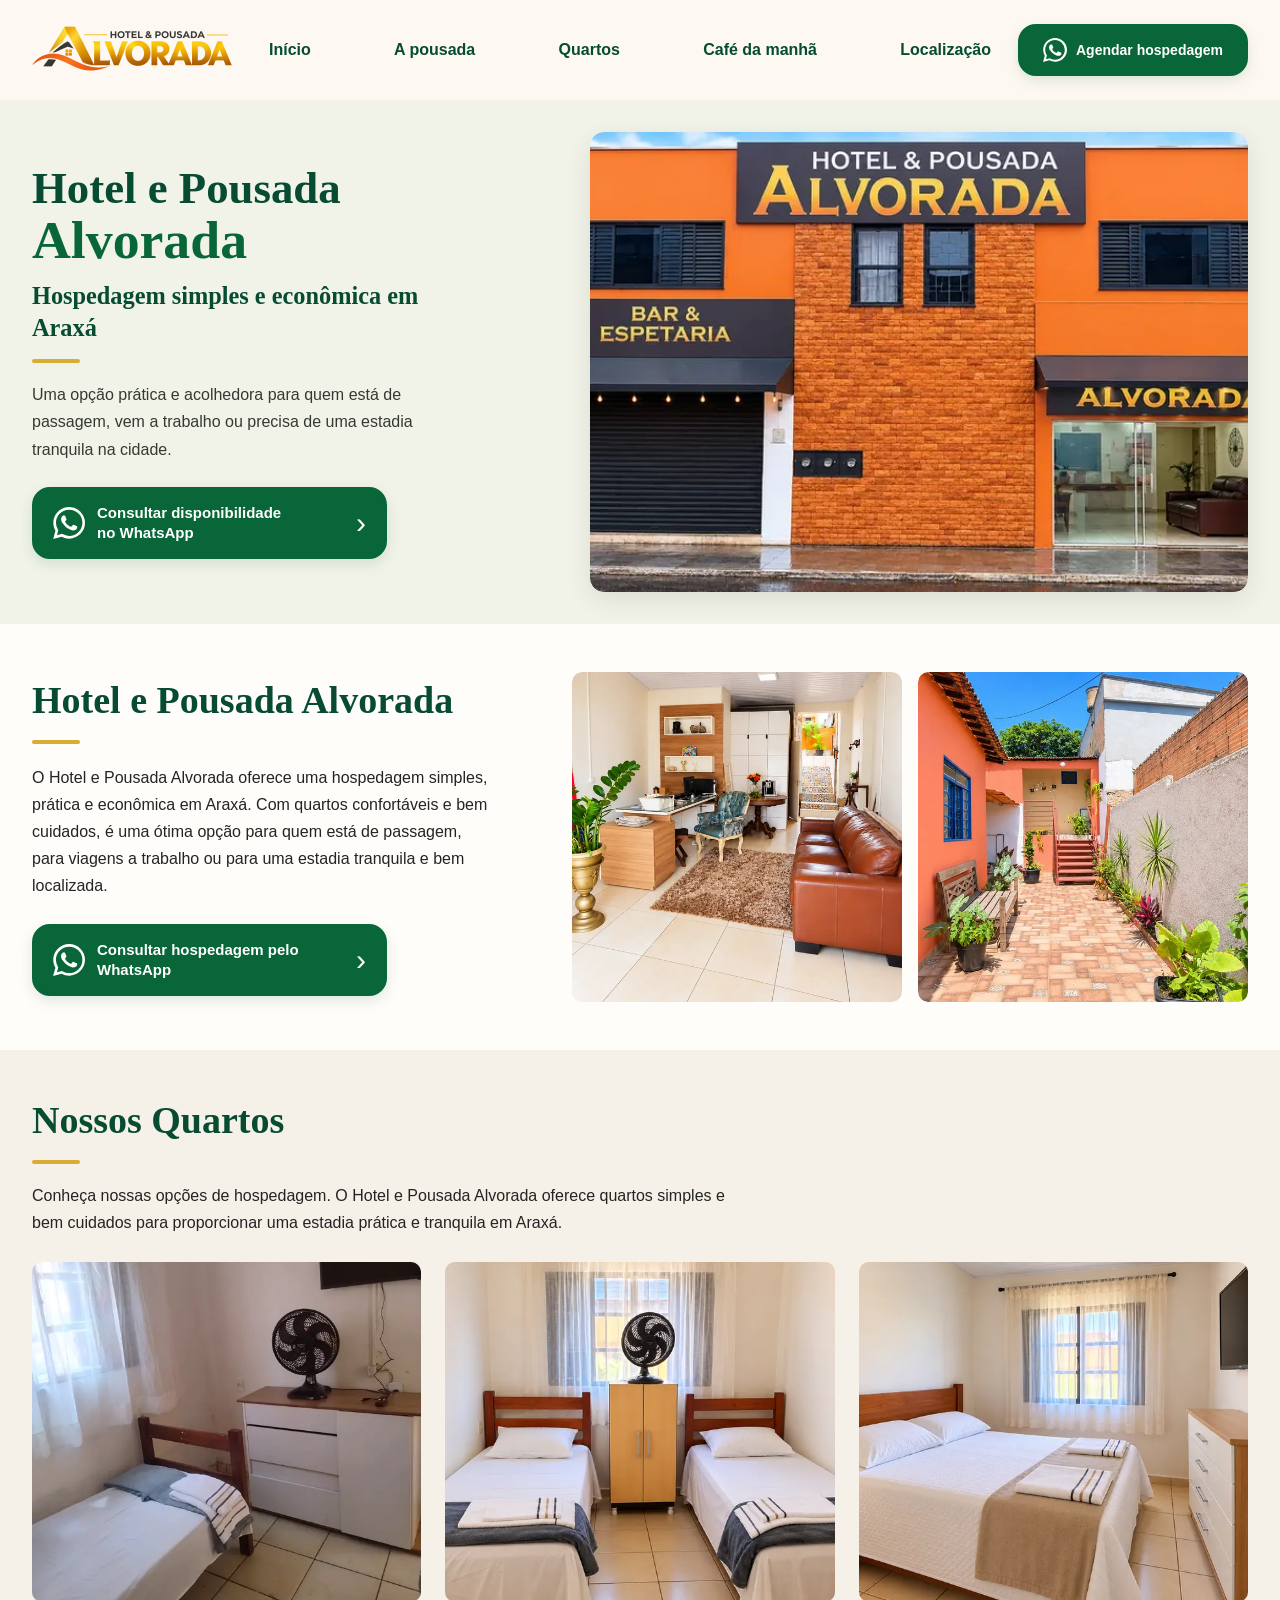
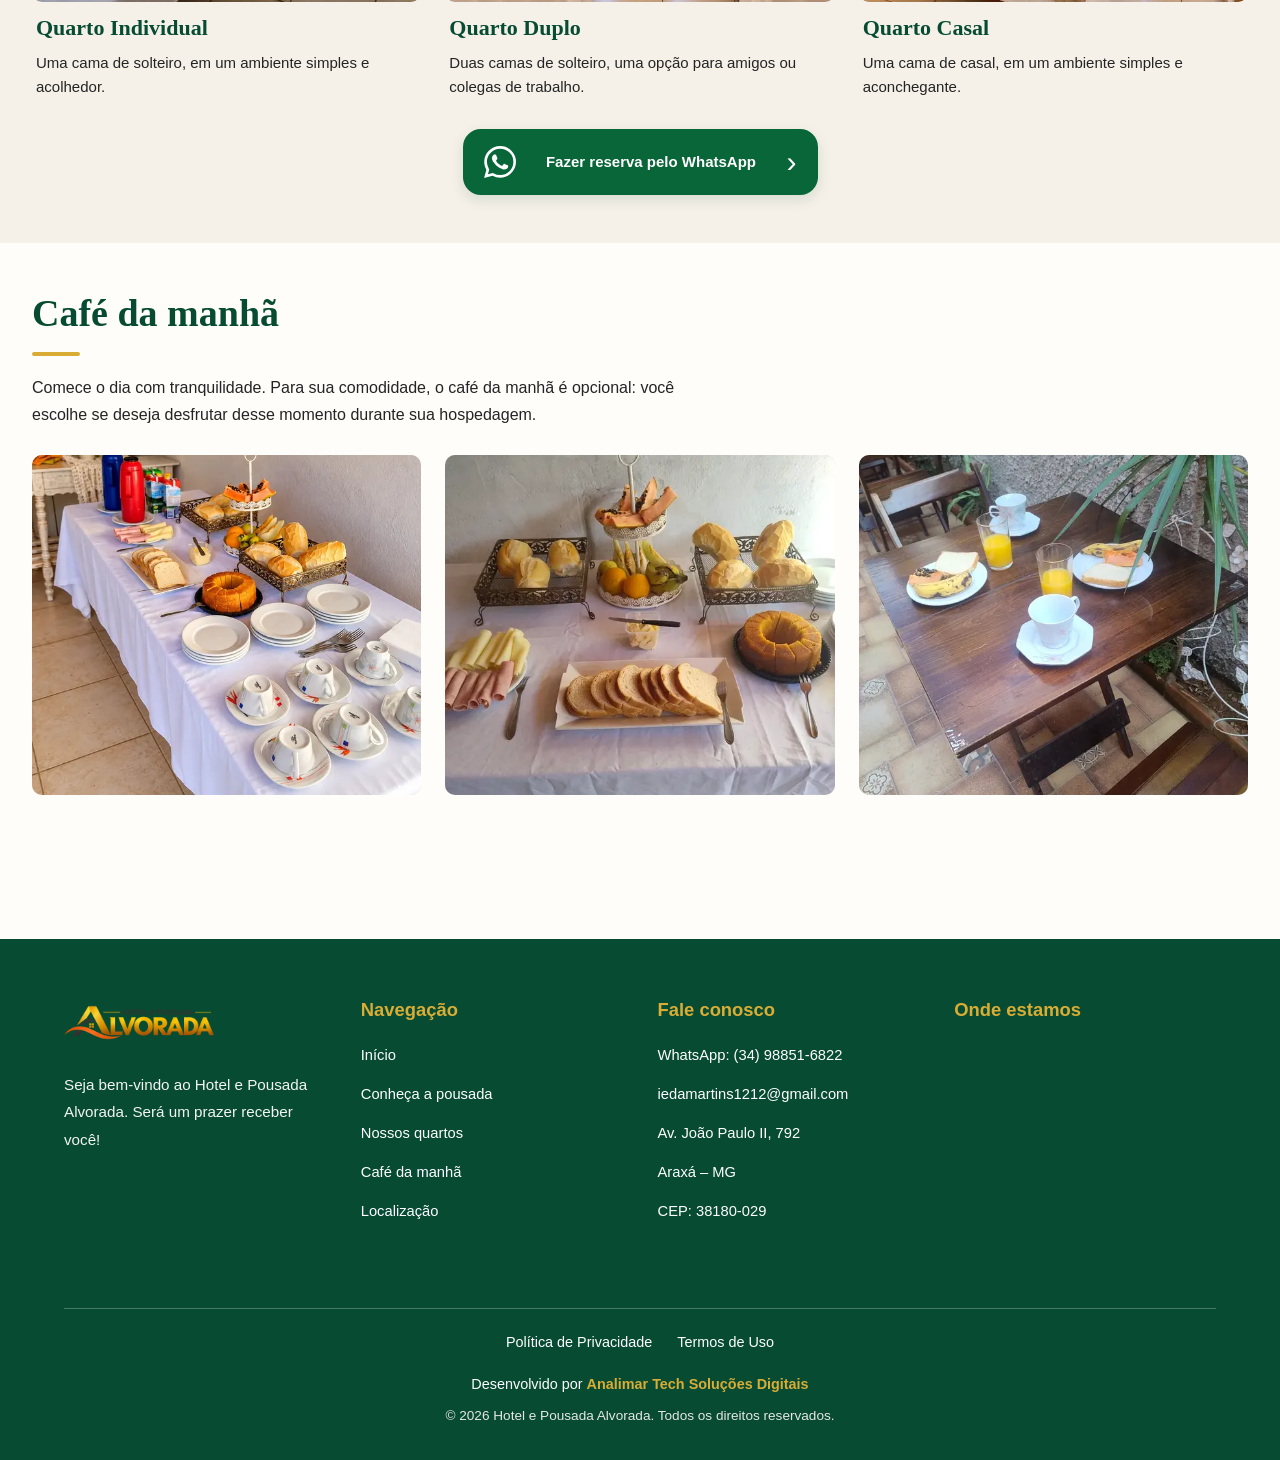
<file: index.html>
<!DOCTYPE html>
<html lang="pt-BR">

    <head>
      <!-- Google Analytics 4 -->
<script async src="https://www.googletagmanager.com/gtag/js?id=G-6BME97LX6H"></script>
<script>
    window.dataLayer = window.dataLayer || [];
    function gtag(){dataLayer.push(arguments);}
    gtag('js', new Date());
    gtag('config', 'G-6BME97LX6H');
</script>  
        <meta charset="UTF-8">
        <meta name="viewport" content="width=device-width, initial-scale=1.0">

        <meta
            name="description"
            content="Conheça o Hotel e Pousada Alvorada em Araxá, Minas Gerais. Consulte a disponibilidade de hospedagem pelo WhatsApp.">

        <meta name="theme-color" content="#fdf9f2">

        <title>Hotel e Pousada Alvorada | Hospedagem em Araxá - MG</title>

        <link
            rel="icon"
            href="images/favicon/favicon.ico">

        <link
            rel="stylesheet"
            href="css/style.css">

        <script src="js/script.js" defer></script>
    </head>

    <body>

        <!-- CABEÇALHO -->
        <header class="cabecalho">

            <div class="cabecalho__container">

                <!-- LOGOTIPO -->

                <a
                    class="cabecalho__logo"
                    href="#inicio"
                    aria-label="Hotel e Pousada Alvorada — página inicial">
                    <img
                        src="images/logo/logo.webp"
                        alt="Hotel e Pousada Alvorada"
                        width="180"
                        height="90">
                </a>

                <!-- BOTÃO DO MENU HAMBÚRGUER -->
                <button
                    class="menu__botao"
                    type="button"
                    aria-label="Abrir menu de navegação"
                    aria-controls="navegacao-principal"
                    aria-expanded="false">
                    <span class="menu__linha"></span>
                    <span class="menu__linha"></span>
                    <span class="menu__linha"></span>
                </button>

                <!-- NAVEGAÇÃO PRINCIPAL -->
                <nav
                    class="navegacao"
                    id="navegacao-principal"
                    aria-label="Navegação principal">

                    <ul class="navegacao__lista">

                        <li>
                            <a
                                class="navegacao__link"
                                href="#inicio"
                                aria-current="page">
                                Início
                            </a>
                        </li>

                        <li>
                            <a
                                class="navegacao__link"
                                href="#sobre">
                                A pousada
                            </a>
                        </li>

                        <li>
                            <a
                                class="navegacao__link"
                                href="#quartos">
                                Quartos
                            </a>
                        </li>

                        <li>
                            <a
                                class="navegacao__link"
                                href="#cafe-da-manha">
                                Café da manhã
                            </a>
                        </li>

                        <li>
                            <a
                                class="navegacao__link"
                                href="#localizacao">
                                Localização
                            </a>
                        </li>

                    </ul>

                </nav>

                <!-- BOTÃO DE AGENDAMENTO PELO WHATSAPP -->
                <a
                    class="cabecalho__agendamento"
                    href="https://wa.me/5534988516822?text=Ol%C3%A1%2C%20Ieda%21%20Conheci%20a%20Pousada%20Alvorada%20pelo%20site%20e%20gostaria%20de%20obter%20mais%20informa%C3%A7%C3%B5es%20sobre%20a%20hospedagem."
                    rel="noopener noreferrer"
                    aria-label="Consultar disponibilidade da Pousada Alvorada pelo WhatsApp">

                    <svg
                        class="cabecalho__agendamento-icone"
                        xmlns="http://www.w3.org/2000/svg"
                        viewBox="0 0 24 24"
                        aria-hidden="true"
                        focusable="false">
                        <path
                            d="M20.5 3.5A11.8 11.8 0 0 0 12.1 0C5.5 0 .2 5.3.2 11.8c0 2.1.6 4.2 1.6 6L0 24l6.4-1.7a12 12 0 0 0 5.7 1.4h.1c6.5 0 11.8-5.3 11.8-11.8 0-3.2-1.3-6.2-3.5-8.4ZM12.1 21.7a9.9 9.9 0 0 1-5-1.3l-.4-.2-3.8 1 1-3.7-.2-.4a9.8 9.8 0 0 1-1.5-5.3c0-5.4 4.4-9.8 9.8-9.8 2.6 0 5.1 1 6.9 2.9a9.7 9.7 0 0 1 2.9 6.9c0 5.5-4.3 9.9-9.7 9.9Zm5.4-7.4c-.3-.2-1.7-.8-2-.9-.3-.1-.5-.2-.7.2-.2.3-.8.9-.9 1.1-.2.2-.4.2-.7.1-.3-.2-1.2-.4-2.3-1.4-.9-.8-1.4-1.7-1.6-2-.2-.3 0-.5.1-.6l.5-.6c.2-.2.2-.3.3-.5.1-.2 0-.4 0-.6-.1-.2-.7-1.6-.9-2.1-.2-.5-.5-.4-.7-.4h-.6c-.2 0-.6.1-.9.4-.3.3-1.1 1.1-1.1 2.5s1.1 2.8 1.3 3c.2.2 2.2 3.3 5.3 4.6.7.3 1.3.5 1.7.6.7.2 1.4.2 1.9.1.6-.1 1.7-.7 2-1.4.2-.7.2-1.3.2-1.4-.1-.2-.3-.3-.6-.4Z" />
                    </svg>

                    <span>Agendar hospedagem</span>

                </a>

            </div>

        </header>

        <!-- CONTEÚDO PRINCIPAL -->
        <main id="inicio">

            <!-- BANNER PRINCIPAL -->
            <section class="banner" aria-labelledby="banner-titulo">

                <div class="banner__container">

                    <!-- TEXTO DO BANNER -->
                    <div class="banner__conteudo">

                        <h1 class="banner__titulo" id="banner-titulo">
                            Hotel e Pousada
                            <span class="banner__titulo-destaque">
                                Alvorada
                            </span>
                        </h1>

                        <h2 class="banner__subtitulo">
                            Hospedagem simples e econômica em Araxá
                        </h2>

                        <span
                            class="banner__detalhe"
                            aria-hidden="true">
                        </span>

                        <p class="banner__descricao">
                            Uma opção prática e acolhedora para quem está
                            de passagem, vem a trabalho ou precisa de uma
                            estadia tranquila na cidade.
                        </p>

                        <a
                            class="banner__botao"
                            href="https://wa.me/5534988516822?text=Ol%C3%A1%2C%20Ieda%21%20Conheci%20a%20Pousada%20Alvorada%20pelo%20site%20e%20gostaria%20de%20obter%20mais%20informa%C3%A7%C3%B5es%20sobre%20a%20hospedagem."
                            rel="noopener noreferrer"
                            aria-label="Consultar disponibilidade de hospedagem pelo WhatsApp">

                            <svg
                                class="banner__botao-icone"
                                xmlns="http://www.w3.org/2000/svg"
                                viewBox="0 0 24 24"
                                aria-hidden="true"
                                focusable="false">

                                <path
                                    fill="currentColor"
                                    d="M20.52 3.48A11.78 11.78 0 0 0 12.12 0C5.58 0 .25 5.33.25 11.87c0 2.09.55 4.13 1.6 5.94L.15 24l6.34-1.66a11.86 11.86 0 0 0 5.63 1.43h.01c6.54 0 11.87-5.33 11.87-11.87 0-3.17-1.23-6.15-3.48-8.42ZM12.13 21.7h-.01a9.85 9.85 0 0 1-5.02-1.37l-.36-.21-3.76.98 1-3.66-.24-.38a9.83 9.83 0 0 1-1.51-5.19c0-5.46 4.44-9.9 9.9-9.9a9.83 9.83 0 0 1 7.01 2.9 9.83 9.83 0 0 1 2.9 7c0 5.46-4.44 9.9-9.91 9.9Zm5.43-7.41c-.3-.15-1.77-.87-2.04-.97-.27-.1-.47-.15-.67.15-.2.3-.77.97-.94 1.17-.17.2-.35.22-.65.07-.3-.15-1.26-.46-2.4-1.47-.89-.79-1.49-1.77-1.66-2.07-.17-.3-.02-.46.13-.61.14-.13.3-.35.45-.52.15-.17.2-.3.3-.5.1-.2.05-.37-.02-.52-.08-.15-.67-1.62-.92-2.22-.24-.58-.49-.5-.67-.51h-.57c-.2 0-.52.07-.79.37-.27.3-1.04 1.02-1.04 2.49s1.07 2.89 1.22 3.09c.15.2 2.1 3.21 5.08 4.5.71.31 1.26.5 1.69.64.71.23 1.36.2 1.87.12.57-.09 1.77-.72 2.02-1.42.25-.7.25-1.3.17-1.42-.07-.12-.27-.2-.57-.35Z" />
                            </svg>

                            <span class="banner__botao-texto">
                                Consultar disponibilidade<br>
                                no WhatsApp
                            </span>

                            <span
                                class="banner__botao-seta"
                                aria-hidden="true">
                                &#8250;
                            </span>

                        </a>

                    </div>

                    <!-- FOTO PRINCIPAL -->
                    <div class="banner__imagem">
                        <img
                            src="images/fotos/banner.webp"
                            alt="Fachada do Hotel espaço Pousada Alvorada em Araxá, Minas Gerais"
                            width="1200"
                            height="700"
                            fetchpriority="high">
                    </div>

                </div>

            </section>

            <!-- SEÇÃO: CONHEÇA A POUSADA -->
            <section class="sobre" id="sobre" aria-labelledby="sobre-titulo">

                <div class="sobre__container">

                    <!-- TEXTO DE APRESENTAÇÃO -->
                    <div class="sobre__conteudo">

                        <h2 class="sobre__titulo" id="sobre-titulo">
                            Hotel e Pousada Alvorada
                        </h2>

                        <span class="sobre__detalhe" aria-hidden="true"></span>

                        <p class="sobre__descricao">
                            O Hotel e Pousada Alvorada oferece uma hospedagem
                            simples, prática e econômica em Araxá.
                            Com quartos confortáveis e bem cuidados,
                            é uma ótima opção para quem está de passagem,
                            para viagens a trabalho ou para uma estadia
                            tranquila e bem localizada.
                        </p>

                        <a
                            class="sobre__botao"
                            href="https://wa.me/5534988516822?text=Ol%C3%A1%2C%20Ieda%21%20Conheci%20a%20Pousada%20Alvorada%20pelo%20site%20e%20gostaria%20de%20obter%20mais%20informa%C3%A7%C3%B5es%20sobre%20a%20hospedagem."
                            target="_blank"
                            rel="noopener noreferrer"
                            aria-label="Consultar informações sobre a hospedagem pelo WhatsApp">
                            <svg
                                class="sobre__botao-icone"
                                xmlns="http://www.w3.org/2000/svg"
                                viewBox="0 0 24 24"
                                fill="currentColor"
                                aria-hidden="true"
                                focusable="false">
                                <path
                                    d="M20.52 3.48A11.85 11.85 0 0 0 12.08 0C5.52 0 .18 5.34.18 11.9c0 2.1.55 4.15 1.6 5.96L.08 24l6.3-1.65a11.9 11.9 0 0 0 5.7 1.45h.01c6.56 0 11.9-5.34 11.9-11.9a11.82 11.82 0 0 0-3.47-8.42ZM12.09 21.8a9.9 9.9 0 0 1-5.04-1.38l-.36-.21-3.74.98 1-3.65-.24-.38a9.87 9.87 0 0 1-1.52-5.26c0-5.47 4.45-9.92 9.92-9.92a9.85 9.85 0 0 1 7.02 2.91 9.85 9.85 0 0 1 2.9 7.02c0 5.47-4.45 9.89-9.94 9.89Zm5.44-7.42c-.3-.15-1.77-.87-2.04-.97-.27-.1-.47-.15-.67.15-.2.3-.77.97-.95 1.17-.17.2-.35.22-.65.07-.3-.15-1.26-.47-2.4-1.5-.89-.8-1.5-1.78-1.67-2.08-.18-.3-.02-.46.13-.61.13-.13.3-.35.45-.52.15-.18.2-.3.3-.5.1-.2.05-.38-.03-.53-.07-.15-.67-1.62-.92-2.22-.24-.58-.49-.5-.67-.51h-.57c-.2 0-.52.07-.8.37-.27.3-1.04 1.02-1.04 2.49s1.07 2.89 1.22 3.09c.15.2 2.1 3.21 5.1 4.5.71.3 1.27.49 1.7.63.71.23 1.36.2 1.87.12.57-.09 1.77-.72 2.02-1.42.25-.7.25-1.3.18-1.42-.08-.13-.28-.2-.58-.35Z" />
                            </svg>

                            <span>Consultar hospedagem pelo WhatsApp</span>
                        </a>

                    </div>

                    <!-- FOTOGRAFIAS DA POUSADA -->
                    <div
                        class="sobre__galeria"
                        role="group"
                        aria-label="Fotografias do Hotel e Pousada Alvorada">

                        <figure class="sobre__foto">
                            <img
                                src="images/fotos/recepcao.webp"
                                alt="Recepção do Hotel e Pousada Alvorada, com espaço de atendimento e sala de estar"
                                loading="lazy"
                                decoding="async">
                        </figure>

                        <figure class="sobre__foto">
                            <img
                                src="images/fotos/entrada-area-interna.webp"
                                alt="Área interna do Hotel e Pousada Alvorada, com corredor, escadas e plantas"
                                loading="lazy"
                                decoding="async">
                        </figure>

                    </div>

                </div>

            </section>
            <!-- FIM DA SEÇÃO: CONHEÇA A POUSADA -->

            <!-- =========================================
     SEÇÃO: NOSSOS QUARTOS
========================================= -->

            <section
                class="quartos"
                id="quartos"
                aria-labelledby="quartos-titulo">

                <div class="quartos__container">

                    <!-- TÍTULO E APRESENTAÇÃO -->

                    <div class="quartos__conteudo">

                        <h2
                            class="quartos__titulo"
                            id="quartos-titulo">
                            Nossos Quartos
                        </h2>

                        <span
                            class="quartos__detalhe"
                            aria-hidden="true">
                        </span>

                        <p class="quartos__descricao">
                            Conheça nossas opções de hospedagem.
                            O Hotel e Pousada Alvorada oferece quartos
                            simples e bem cuidados para proporcionar
                            uma estadia prática e tranquila em Araxá.
                        </p>

                    </div>

                    <!-- GALERIA DOS QUARTOS -->

                    <div
                        class="quartos__galeria"
                        role="group"
                        aria-label="Tipos de quartos do Hotel e Pousada Alvorada">

                        <!-- QUARTO SOLTEIRO INDIVIDUAL -->

                        <figure class="quartos__item">

                            <img
                                class="quartos__imagem"
                                src="images/fotos/quarto-solteiro-individual.webp"
                                alt="Quarto individual com cama de solteiro"
                                width="600"
                                height="600"
                                loading="lazy"
                                decoding="async">

                            <figcaption class="quartos__legenda">

                                <h3 class="quartos__nome">
                                    Quarto Individual
                                </h3>

                                <p class="quartos__texto">
                                    Uma cama de solteiro, em um ambiente
                                    simples e acolhedor.
                                </p>

                            </figcaption>

                        </figure>

                        <!-- QUARTO SOLTEIRO DUPLO -->

                        <figure class="quartos__item">

                            <img
                                class="quartos__imagem"
                                src="images/fotos/quarto-solteiro-duplo.webp"
                                alt="Quarto com duas camas de solteiro"
                                width="600"
                                height="600"
                                loading="lazy"
                                decoding="async">

                            <figcaption class="quartos__legenda">

                                <h3 class="quartos__nome">
                                    Quarto Duplo
                                </h3>

                                <p class="quartos__texto">
                                    Duas camas de solteiro, uma opção
                                    para amigos ou colegas de trabalho.
                                </p>

                            </figcaption>

                        </figure>

                        <!-- QUARTO CASAL -->

                        <figure class="quartos__item">

                            <img
                                class="quartos__imagem"
                                src="images/fotos/quarto-casal.webp"
                                alt="Quarto de casal com cama de casal"
                                width="600"
                                height="600"
                                loading="lazy"
                                decoding="async">

                            <figcaption class="quartos__legenda">

                                <h3 class="quartos__nome">
                                    Quarto Casal
                                </h3>

                                <p class="quartos__texto">
                                    Uma cama de casal, em um ambiente
                                    simples e aconchegante.
                                </p>

                            </figcaption>

                        </figure>

                    </div>

                    <!-- BOTÃO DE RESERVA PELO WHATSAPP -->

                    <div class="quartos__agendamento">

                        <a
                            class="quartos__botao"
                            href="https://wa.me/5534988516822?text=Ol%C3%A1%2C%20Ieda!%20Estou%20vindo%20do%20seu%20site%20e%20quero%20fazer%20uma%20reserva."
                            target="_blank"
                            rel="noopener noreferrer"
                            aria-label="Fazer reserva na Pousada Alvorada pelo WhatsApp">

                            <svg
                                class="quartos__botao-icone"
                                xmlns="http://www.w3.org/2000/svg"
                                viewBox="0 0 24 24"
                                fill="currentColor"
                                aria-hidden="true"
                                focusable="false">

                                <path
                                    d="M20.52 3.48A11.85 11.85 0 0 0 12.08 0C5.52 0 .18 5.34.18 11.9c0 2.1.55 4.15 1.6 5.96L.08 24l6.3-1.65a11.9 11.9 0 0 0 5.7 1.45h.01c6.56 0 11.9-5.34 11.9-11.9a11.82 11.82 0 0 0-3.47-8.42ZM12.09 21.8a9.9 9.9 0 0 1-5.04-1.38l-.36-.21-3.74.98 1-3.65-.24-.38a9.87 9.87 0 0 1-1.52-5.26c0-5.47 4.45-9.92 9.92-9.92a9.85 9.85 0 0 1 7.02 2.91 9.85 9.85 0 0 1 2.9 7.02c0 5.47-4.45 9.89-9.94 9.89Zm5.44-7.42c-.3-.15-1.77-.87-2.04-.97-.27-.1-.47-.15-.67.15-.2.3-.77.97-.95 1.17-.17.2-.35.22-.65.07-.3-.15-1.26-.47-2.4-1.5-.89-.8-1.5-1.78-1.67-2.08-.18-.3-.02-.46.13-.61.13-.13.3-.35.45-.52.15-.18.2-.3.3-.5.1-.2.05-.38-.03-.53-.07-.15-.67-1.62-.92-2.22-.24-.58-.49-.5-.67-.51h-.57c-.2 0-.52.07-.8.37-.27.3-1.04 1.02-1.04 2.49s1.07 2.89 1.22 3.09c.15.2 2.1 3.21 5.1 4.5.71.3 1.27.49 1.7.63.71.23 1.36.2 1.87.12.57-.09 1.77-.72 2.02-1.42.25-.7.25-1.3.18-1.42-.08-.13-.28-.2-.58-.35Z" />
                            </svg>

                            <span class="quartos__botao-texto">
                                Fazer reserva pelo WhatsApp
                            </span>

                            <span
                                class="quartos__botao-seta"
                                aria-hidden="true">
                                &#8250;
                            </span>

                        </a>

                    </div>

                </div>

            </section>

            <!-- FIM DA SEÇÃO: NOSSOS QUARTOS -->

            <!-- =========================================
     SEÇÃO: CAFÉ DA MANHÃ
========================================= -->

            <section
                class="cafe-da-manha"
                id="cafe-da-manha"
                aria-labelledby="cafe-da-manha-titulo">

                <div class="cafe-da-manha__container">

                    <!-- TÍTULO E APRESENTAÇÃO -->

                    <div class="cafe-da-manha__conteudo">

                        <h2
                            class="cafe-da-manha__titulo"
                            id="cafe-da-manha-titulo">
                            Café da manhã
                        </h2>

                        <span
                            class="cafe-da-manha__detalhe"
                            aria-hidden="true"></span>

                        <p class="cafe-da-manha__descricao">
                            Comece o dia com tranquilidade. Para sua comodidade,
                            o café da manhã é opcional: você escolhe se deseja
                            desfrutar desse momento durante sua hospedagem.
                        </p>

                    </div>

                    <!-- GALERIA DE FOTOGRAFIAS -->

                    <div
    class="cafe-da-manha__galeria"
    role="group"
    aria-label="Fotografias do café da manhã">

                            <img
                                class="cafe-da-manha__imagem"
                                src="images/fotos/cafe-da-manha-1.webp"
                                alt="Mesa preparada com opções para o café da manhã"
                                width="600"
                                height="600"
                                loading="lazy"
                                decoding="async">

                        </figure>

                        <figure class="cafe-da-manha__item">

                            <img
                                class="cafe-da-manha__imagem"
                                src="images/fotos/cafe-da-manha-2.webp"
                                alt="Detalhes e alimentos servidos no café da manhã"
                                width="600"
                                height="600"
                                loading="lazy"
                                decoding="async">

                        </figure>

                        <figure class="cafe-da-manha__item">

                            <img
                                class="cafe-da-manha__imagem"
                                src="images/fotos/cafe-da-manha-3.webp"
                                alt="Preparação do ambiente para o café da manhã"
                                width="600"
                                height="600"
                                loading="lazy"
                                decoding="async">

                        </figure>

                    </div>

                    <!-- BOTÃO DE RESERVA -->

                    <div class="cafe-da-manha__agendamento">

                        <a
                            class="cafe-da-manha__botao"
                            href="https://wa.me/5534988516822?text=Ol%C3%A1%2C%20Ieda!%20Estou%20vindo%20do%20seu%20site%20e%20quero%20fazer%20uma%20reserva."
                            target="_blank"
                            rel="noopener noreferrer"
                            aria-label="Entrar em contato com Ieda pelo WhatsApp para fazer uma reserva">

                            <svg
                                class="cafe-da-manha__botao-icone"
                                viewBox="0 0 24 24"
                                fill="currentColor"
                                aria-hidden="true">
                                <path
                                    d="M12.04 2C6.58 2 2.13 6.45 2.13 11.91c0 1.75.46 3.46 1.34 4.97L2 22l5.25-1.38a9.94 9.94 0 0 0 4.79 1.22h.01c5.46 0 9.91-4.45 9.91-9.91A9.84 9.84 0 0 0 19.05 4.9 9.84 9.84 0 0 0 12.04 2zm0 18.15h-.01a8.25 8.25 0 0 1-4.2-1.15l-.3-.18-3.12.82.83-3.04-.2-.31a8.2 8.2 0 0 1-1.27-4.38c0-4.55 3.71-8.26 8.27-8.26a8.2 8.2 0 0 1 5.84 2.42 8.2 8.2 0 0 1 2.42 5.84c0 4.56-3.71 8.26-8.26 8.26zm4.54-6.19c-.25-.12-1.47-.73-1.7-.81-.23-.08-.39-.12-.56.12-.16.25-.64.81-.78.97-.15.16-.29.19-.54.06-.25-.12-1.05-.39-2-1.24-.74-.66-1.24-1.47-1.39-1.72-.15-.25-.02-.38.11-.5.11-.11.25-.29.37-.43.12-.15.16-.25.25-.41.08-.16.04-.31-.02-.43-.06-.12-.56-1.35-.77-1.85-.2-.48-.41-.41-.56-.42h-.48c-.16 0-.43.06-.66.31-.23.25-.87.85-.87 2.08 0 1.23.89 2.42 1.01 2.59.12.16 1.75 2.67 4.24 3.75.59.25 1.05.4 1.41.51.59.19 1.13.16 1.55.1.47-.07 1.47-.6 1.68-1.18.21-.58.21-1.08.15-1.18-.06-.1-.23-.16-.48-.29z" />
                            </svg>

                            <span class="cafe-da-manha__botao-texto">
                                Fazer uma reserva pelo WhatsApp
                            </span>

                            <span
                                class="cafe-da-manha__botao-seta"
                                aria-hidden="true">
                                ›
                            </span>

                        </a>

                    </div>

                </div>

            </section>

        </main>

        <!-- RODAPÉ -->
        <footer class="rodape" id="localizacao">

            <div class="rodape__container">

                <!-- IDENTIDADE DA POUSADA -->
                <div class="rodape__coluna rodape__identidade">

                    <a href="#inicio" class="rodape__logo"
                        aria-label="Voltar ao início">

                        <img
                            src="images/logo/logo.webp"
                            alt="Hotel e Pousada Alvorada"
                            width="150"
                            height="75"
                            loading="lazy">

                    </a>

                    <p>
                        Seja bem-vindo ao Hotel e Pousada Alvorada.
                        Será um prazer receber você!
                    </p>
                </div>

                <!-- NAVEGAÇÃO -->
                <div class="rodape__coluna">

                    <h2 class="rodape__titulo">Navegação</h2>

                    <nav aria-label="Navegação do rodapé">

                        <ul class="rodape__lista">

                            <li><a href="#inicio">Início</a></li>

                            <li><a href="#sobre">Conheça a pousada</a></li>

                            <li><a href="#quartos">Nossos quartos</a></li>

                            <li><a href="#cafe-da-manha">Café da manhã</a></li>

                            <li><a href="#localizacao">Localização</a></li>

                        </ul>

                    </nav>

                </div>

                <!-- CONTATO -->
                <div class="rodape__coluna">

                    <h2 class="rodape__titulo">Fale conosco</h2>

                    <ul class="rodape__lista">

                        <li>
                            <a
                                href="https://wa.me/5534988516822?text=Ol%C3%A1%2C%20Ieda%21%20Estou%20entrando%20em%20contato%20pelo%20site%20da%20Pousada%20Alvorada%20e%20gostaria%20de%20mais%20informa%C3%A7%C3%B5es%20sobre%20a%20hospedagem."
                                target="_blank"
                                rel="noopener noreferrer">
                                WhatsApp: (34) 98851-6822
                            </a>
                        </li>
                        <li>
                            <a href="mailto:iedamartins1212@gmail.com">
                                iedamartins1212@gmail.com
                            </a>
                        </li>

                        <li>
                            Av. João Paulo II, 792
                        </li>

                        <li>
                            Araxá – MG
                        </li>

                        <li>
                            CEP: 38180-029
                        </li>

                    </ul>

                </div>

                <!-- LOCALIZAÇÃO -->
                <div class="rodape__coluna rodape__mapa">

                    <h2 class="rodape__titulo">Onde estamos</h2>

                    <iframe
                        src="https://www.google.com/maps/embed?pb=!1m18!1m12!1m3!1d3758.833274200723!2d-46.9477763!3d-19.5916423!2m3!1f0!2f0!3f0!3m2!1i1024!2i768!4f13.1!3m3!1m2!1s0x94b037626aefd64d%3A0x28de0a6c0bed4170!2sHotel%20e%20Pousada%20Alvorada!5e0!3m2!1spt-BR!2sbr!4v1793645109760!5m2!1spt-BR!2sbr"
                        title="Localização do Hotel e Pousada Alvorada no Google Maps"
                        loading="lazy"
                        referrerpolicy="strict-origin-when-cross-origin"
                        allowfullscreen>
                    </iframe>

                </div>

            </div>

            <!-- PARTE INFERIOR -->
            <div class="rodape__inferior">

                <nav class="rodape__legal" aria-label="Informações legais">

                    <a href="politica-de-privacidade.html">
                        Política de Privacidade
                    </a>

                    <a href="termos-de-uso.html">
                        Termos de Uso
                    </a>

                </nav>

                <p class="rodape__credito">
                    Desenvolvido por
                    <a
                        class="rodape__credito-link"
                        href="https://wa.me/5534988380038?text=Ol%C3%A1%2C%20Analimar%21%20Estou%20vindo%20do%20site%20da%20Pousada%20Alvorada%20e%20gostaria%20de%20conhecer%20seu%20trabalho%20e%20os%20servi%C3%A7os%20que%20voc%C3%AA%20oferece."
                        target="_blank"
                        rel="noopener noreferrer"
                        aria-label="Conhecer o trabalho da Analimar Tech pelo WhatsApp">
                        <strong>Analimar Tech Soluções Digitais</strong>
                    </a>
                </p>

                <p class="rodape__direitos">
                    © 2026 Hotel e Pousada Alvorada.
                    Todos os direitos reservados.
                </p>

            </div>

        </footer>

    </body>
</html>
</file>
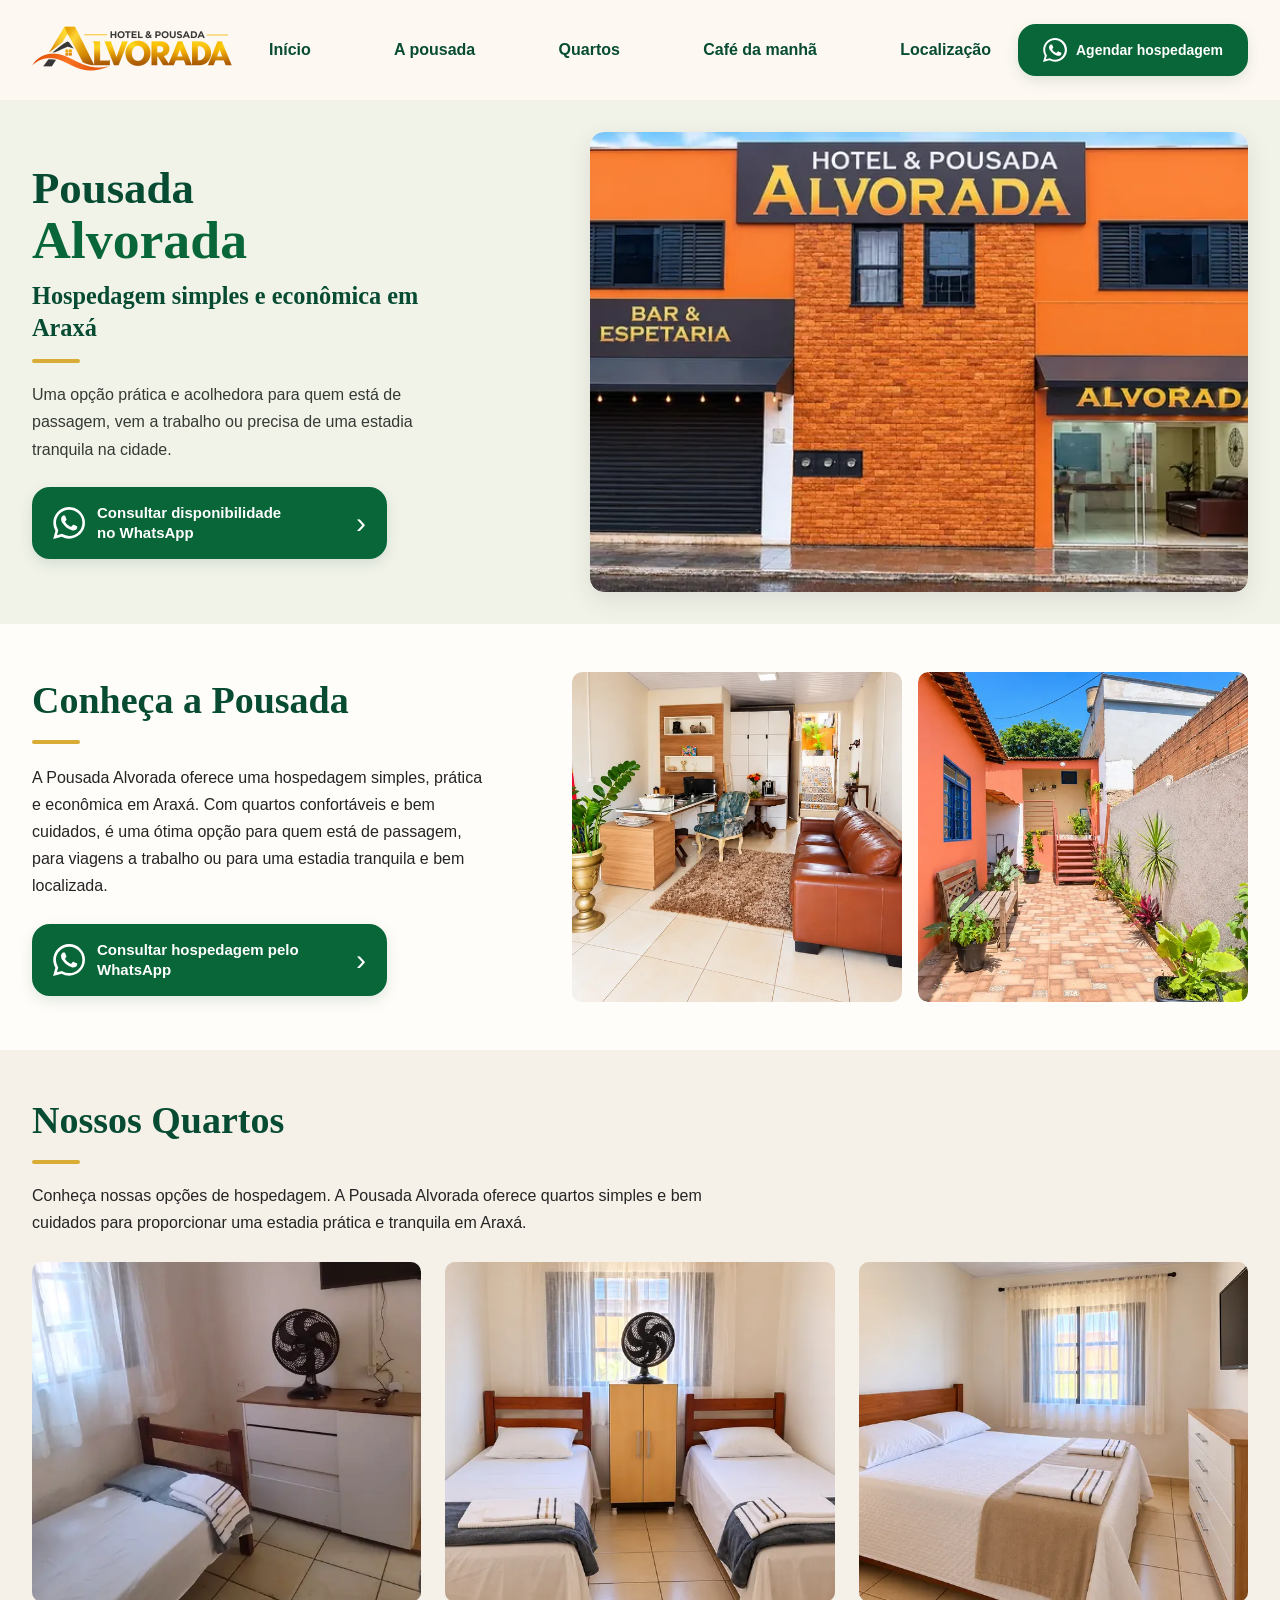
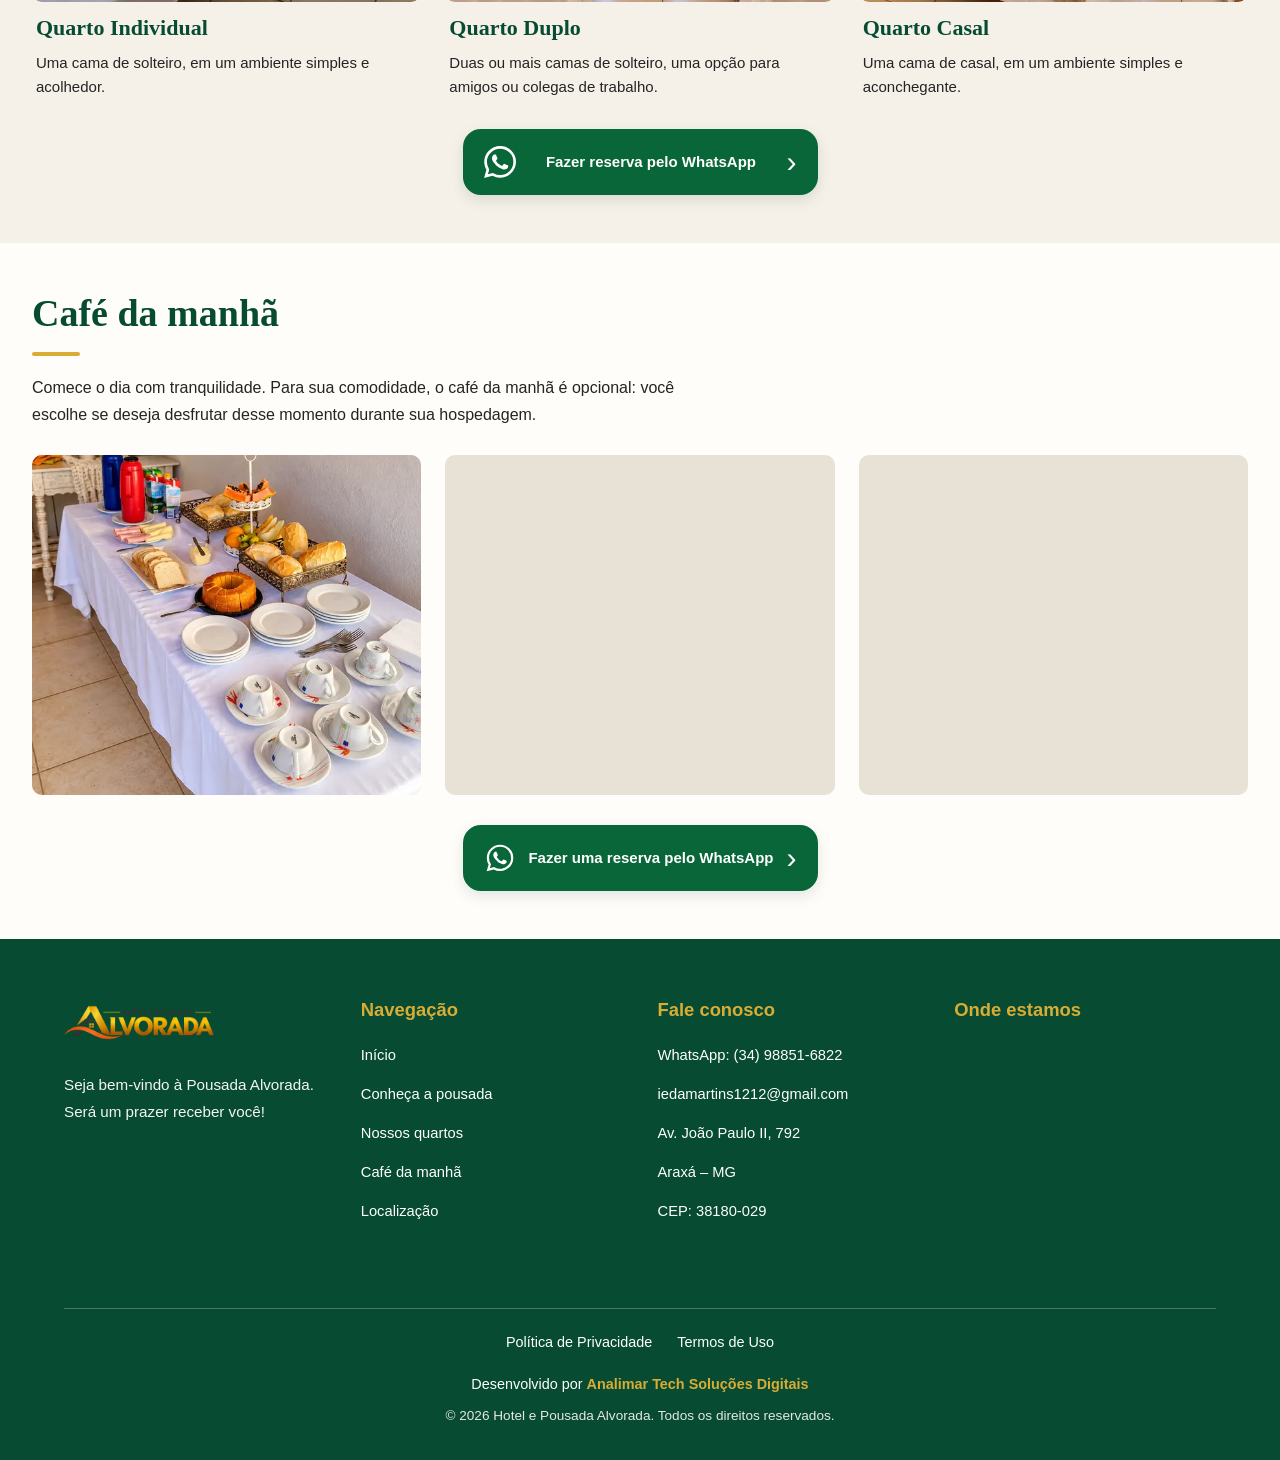
<file: index.html.html>
<!DOCTYPE html>
<html lang="pt-BR">

    <head>
        <meta charset="UTF-8">
        <meta name="viewport" content="width=device-width, initial-scale=1.0">

        <meta
            name="description"
            content="Conheça a Pousada Alvorada em Araxá, Minas Gerais. Consulte a disponibilidade de hospedagem pelo WhatsApp.">

        <meta name="theme-color" content="#fdf9f2">

        <title>Pousada Alvorada | Hospedagem em Araxá - MG</title>

        <link
            rel="icon"
            href="images/favicon/favicon.ico">

        <link
            rel="stylesheet"
            href="css/style.css">

        <script src="js/script.js" defer></script>
    </head>

    <body>

        <!-- CABEÇALHO -->
        <header class="cabecalho">

            <div class="cabecalho__container">

                <!-- LOGOTIPO -->
                <a
                    class="cabecalho__logo"
                    href="#inicio"
                    aria-label="Pousada Alvorada — página inicial">
                    <img
                        src="images/logo/logo.webp"
                        alt="Hotel e Pousada Alvorada"
                        width="180"
                        height="90">
                </a>

                <!-- BOTÃO DO MENU HAMBÚRGUER -->
                <button
                    class="menu__botao"
                    type="button"
                    aria-label="Abrir menu de navegação"
                    aria-controls="navegacao-principal"
                    aria-expanded="false">
                    <span class="menu__linha"></span>
                    <span class="menu__linha"></span>
                    <span class="menu__linha"></span>
                </button>

                <!-- NAVEGAÇÃO PRINCIPAL -->
                <nav
                    class="navegacao"
                    id="navegacao-principal"
                    aria-label="Navegação principal">

                    <ul class="navegacao__lista">

                        <li>
                            <a
                                class="navegacao__link"
                                href="#inicio"
                                aria-current="page">
                                Início
                            </a>
                        </li>

                        <li>
                            <a
                                class="navegacao__link"
                                href="#sobre">
                                A pousada
                            </a>
                        </li>

                        <li>
                            <a
                                class="navegacao__link"
                                href="#quartos">
                                Quartos
                            </a>
                        </li>

                        <li>
                            <a
                                class="navegacao__link"
                                href="#cafe-da-manha">
                                Café da manhã
                            </a>
                        </li>

                        <li>
                            <a
                                class="navegacao__link"
                                href="#localizacao">
                                Localização
                            </a>
                        </li>

                    </ul>

                </nav>

                <!-- BOTÃO DE AGENDAMENTO PELO WHATSAPP -->
                <a
                    class="cabecalho__agendamento"
                    href="https://wa.me/5534988516822?text=Ol%C3%A1%2C%20Ieda%21%20Conheci%20a%20Pousada%20Alvorada%20pelo%20site%20e%20gostaria%20de%20obter%20mais%20informa%C3%A7%C3%B5es%20sobre%20a%20hospedagem."
                    rel="noopener noreferrer"
                    aria-label="Consultar disponibilidade da Pousada Alvorada pelo WhatsApp">

                    <svg
                        class="cabecalho__agendamento-icone"
                        xmlns="http://www.w3.org/2000/svg"
                        viewBox="0 0 24 24"
                        aria-hidden="true"
                        focusable="false">
                        <path
                            d="M20.5 3.5A11.8 11.8 0 0 0 12.1 0C5.5 0 .2 5.3.2 11.8c0 2.1.6 4.2 1.6 6L0 24l6.4-1.7a12 12 0 0 0 5.7 1.4h.1c6.5 0 11.8-5.3 11.8-11.8 0-3.2-1.3-6.2-3.5-8.4ZM12.1 21.7a9.9 9.9 0 0 1-5-1.3l-.4-.2-3.8 1 1-3.7-.2-.4a9.8 9.8 0 0 1-1.5-5.3c0-5.4 4.4-9.8 9.8-9.8 2.6 0 5.1 1 6.9 2.9a9.7 9.7 0 0 1 2.9 6.9c0 5.5-4.3 9.9-9.7 9.9Zm5.4-7.4c-.3-.2-1.7-.8-2-.9-.3-.1-.5-.2-.7.2-.2.3-.8.9-.9 1.1-.2.2-.4.2-.7.1-.3-.2-1.2-.4-2.3-1.4-.9-.8-1.4-1.7-1.6-2-.2-.3 0-.5.1-.6l.5-.6c.2-.2.2-.3.3-.5.1-.2 0-.4 0-.6-.1-.2-.7-1.6-.9-2.1-.2-.5-.5-.4-.7-.4h-.6c-.2 0-.6.1-.9.4-.3.3-1.1 1.1-1.1 2.5s1.1 2.8 1.3 3c.2.2 2.2 3.3 5.3 4.6.7.3 1.3.5 1.7.6.7.2 1.4.2 1.9.1.6-.1 1.7-.7 2-1.4.2-.7.2-1.3.2-1.4-.1-.2-.3-.3-.6-.4Z" />
                    </svg>

                    <span>Agendar hospedagem</span>

                </a>

            </div>

        </header>

        <!-- CONTEÚDO PRINCIPAL -->
        <main id="inicio">

            <!-- BANNER PRINCIPAL -->
            <section class="banner" aria-labelledby="banner-titulo">

                <div class="banner__container">

                    <!-- TEXTO DO BANNER -->
                    <div class="banner__conteudo">

                        <h1 class="banner__titulo" id="banner-titulo">
                            Pousada
                            <span class="banner__titulo-destaque">
                                Alvorada
                            </span>
                        </h1>

                        <h2 class="banner__subtitulo">
                            Hospedagem simples e econômica em Araxá
                        </h2>

                        <span
                            class="banner__detalhe"
                            aria-hidden="true">
                        </span>

                        <p class="banner__descricao">
                            Uma opção prática e acolhedora para quem está
                            de passagem, vem a trabalho ou precisa de uma
                            estadia tranquila na cidade.
                        </p>

                        <a
                            class="banner__botao"
                            href="https://wa.me/5534988516822?text=Ol%C3%A1%2C%20Ieda%21%20Conheci%20a%20Pousada%20Alvorada%20pelo%20site%20e%20gostaria%20de%20obter%20mais%20informa%C3%A7%C3%B5es%20sobre%20a%20hospedagem."
                            rel="noopener noreferrer"
                            aria-label="Consultar disponibilidade de hospedagem pelo WhatsApp">

                            <svg
                                class="banner__botao-icone"
                                xmlns="http://www.w3.org/2000/svg"
                                viewBox="0 0 24 24"
                                aria-hidden="true"
                                focusable="false">

                                <path
                                    fill="currentColor"
                                    d="M20.52 3.48A11.78 11.78 0 0 0 12.12 0C5.58 0 .25 5.33.25 11.87c0 2.09.55 4.13 1.6 5.94L.15 24l6.34-1.66a11.86 11.86 0 0 0 5.63 1.43h.01c6.54 0 11.87-5.33 11.87-11.87 0-3.17-1.23-6.15-3.48-8.42ZM12.13 21.7h-.01a9.85 9.85 0 0 1-5.02-1.37l-.36-.21-3.76.98 1-3.66-.24-.38a9.83 9.83 0 0 1-1.51-5.19c0-5.46 4.44-9.9 9.9-9.9a9.83 9.83 0 0 1 7.01 2.9 9.83 9.83 0 0 1 2.9 7c0 5.46-4.44 9.9-9.91 9.9Zm5.43-7.41c-.3-.15-1.77-.87-2.04-.97-.27-.1-.47-.15-.67.15-.2.3-.77.97-.94 1.17-.17.2-.35.22-.65.07-.3-.15-1.26-.46-2.4-1.47-.89-.79-1.49-1.77-1.66-2.07-.17-.3-.02-.46.13-.61.14-.13.3-.35.45-.52.15-.17.2-.3.3-.5.1-.2.05-.37-.02-.52-.08-.15-.67-1.62-.92-2.22-.24-.58-.49-.5-.67-.51h-.57c-.2 0-.52.07-.79.37-.27.3-1.04 1.02-1.04 2.49s1.07 2.89 1.22 3.09c.15.2 2.1 3.21 5.08 4.5.71.31 1.26.5 1.69.64.71.23 1.36.2 1.87.12.57-.09 1.77-.72 2.02-1.42.25-.7.25-1.3.17-1.42-.07-.12-.27-.2-.57-.35Z" />
                            </svg>

                            <span class="banner__botao-texto">
                                Consultar disponibilidade<br>
                                no WhatsApp
                            </span>

                            <span
                                class="banner__botao-seta"
                                aria-hidden="true">
                                &#8250;
                            </span>

                        </a>

                    </div>

                    <!-- FOTO PRINCIPAL -->
                    <div class="banner__imagem">
                        <img
                            src="images/fotos/banner.webp"
                            alt="Fachada da Pousada Alvorada em Araxá, Minas Gerais"
                            width="1200"
                            height="700"
                            fetchpriority="high">
                    </div>

                </div>

            </section>

            <!-- SEÇÃO: CONHEÇA A POUSADA -->
            <section class="sobre" id="sobre" aria-labelledby="sobre-titulo">

                <div class="sobre__container">

                    <!-- TEXTO DE APRESENTAÇÃO -->
                    <div class="sobre__conteudo">

                        <h2 class="sobre__titulo" id="sobre-titulo">
                            Conheça a Pousada
                        </h2>

                        <span class="sobre__detalhe" aria-hidden="true"></span>

                        <p class="sobre__descricao">
                            A Pousada Alvorada oferece uma hospedagem
                            simples, prática e econômica em Araxá.
                            Com quartos confortáveis e bem cuidados,
                            é uma ótima opção para quem está de passagem,
                            para viagens a trabalho ou para uma estadia
                            tranquila e bem localizada.
                        </p>

                        <a
                            class="sobre__botao"
                            href="https://wa.me/5534988516822?text=Ol%C3%A1%2C%20Ieda%21%20Conheci%20a%20Pousada%20Alvorada%20pelo%20site%20e%20gostaria%20de%20obter%20mais%20informa%C3%A7%C3%B5es%20sobre%20a%20hospedagem."
                            target="_blank"
                            rel="noopener noreferrer"
                            aria-label="Consultar informações sobre a hospedagem pelo WhatsApp">
                            <svg
                                class="sobre__botao-icone"
                                xmlns="http://www.w3.org/2000/svg"
                                viewBox="0 0 24 24"
                                fill="currentColor"
                                aria-hidden="true"
                                focusable="false">
                                <path
                                    d="M20.52 3.48A11.85 11.85 0 0 0 12.08 0C5.52 0 .18 5.34.18 11.9c0 2.1.55 4.15 1.6 5.96L.08 24l6.3-1.65a11.9 11.9 0 0 0 5.7 1.45h.01c6.56 0 11.9-5.34 11.9-11.9a11.82 11.82 0 0 0-3.47-8.42ZM12.09 21.8a9.9 9.9 0 0 1-5.04-1.38l-.36-.21-3.74.98 1-3.65-.24-.38a9.87 9.87 0 0 1-1.52-5.26c0-5.47 4.45-9.92 9.92-9.92a9.85 9.85 0 0 1 7.02 2.91 9.85 9.85 0 0 1 2.9 7.02c0 5.47-4.45 9.89-9.94 9.89Zm5.44-7.42c-.3-.15-1.77-.87-2.04-.97-.27-.1-.47-.15-.67.15-.2.3-.77.97-.95 1.17-.17.2-.35.22-.65.07-.3-.15-1.26-.47-2.4-1.5-.89-.8-1.5-1.78-1.67-2.08-.18-.3-.02-.46.13-.61.13-.13.3-.35.45-.52.15-.18.2-.3.3-.5.1-.2.05-.38-.03-.53-.07-.15-.67-1.62-.92-2.22-.24-.58-.49-.5-.67-.51h-.57c-.2 0-.52.07-.8.37-.27.3-1.04 1.02-1.04 2.49s1.07 2.89 1.22 3.09c.15.2 2.1 3.21 5.1 4.5.71.3 1.27.49 1.7.63.71.23 1.36.2 1.87.12.57-.09 1.77-.72 2.02-1.42.25-.7.25-1.3.18-1.42-.08-.13-.28-.2-.58-.35Z" />
                            </svg>

                            <span>Consultar hospedagem pelo WhatsApp</span>
                        </a>

                    </div>

                    <!-- FOTOGRAFIAS DA POUSADA -->
                    <div
                        class="sobre__galeria"
                        role="group"
                        aria-label="Fotografias da Pousada Alvorada">

                        <figure class="sobre__foto">
                            <img
                                src="images/fotos/recepcao.webp"
                                alt="Recepção da Pousada Alvorada, com espaço de atendimento e sala de estar"
                                loading="lazy"
                                decoding="async">
                        </figure>

                        <figure class="sobre__foto">
                            <img
                                src="images/fotos/entrada-area-interna.webp"
                                alt="Área interna da Pousada Alvorada, com corredor, escadas e plantas"
                                loading="lazy"
                                decoding="async">
                        </figure>

                    </div>

                </div>

            </section>
            <!-- FIM DA SEÇÃO: CONHEÇA A POUSADA -->

            <!-- =========================================
     SEÇÃO: NOSSOS QUARTOS
========================================= -->

            <section
                class="quartos"
                id="quartos"
                aria-labelledby="quartos-titulo">

                <div class="quartos__container">

                    <!-- TÍTULO E APRESENTAÇÃO -->

                    <div class="quartos__conteudo">

                        <h2
                            class="quartos__titulo"
                            id="quartos-titulo">
                            Nossos Quartos
                        </h2>

                        <span
                            class="quartos__detalhe"
                            aria-hidden="true">
                        </span>

                        <p class="quartos__descricao">
                            Conheça nossas opções de hospedagem.
                            A Pousada Alvorada oferece quartos
                            simples e bem cuidados para proporcionar
                            uma estadia prática e tranquila em Araxá.
                        </p>

                    </div>

                    <!-- GALERIA DOS QUARTOS -->

                    <div
                        class="quartos__galeria"
                        role="group"
                        aria-label="Tipos de quartos da Pousada Alvorada">

                        <!-- QUARTO SOLTEIRO INDIVIDUAL -->

                        <figure class="quartos__item">

                            <img
                                class="quartos__imagem"
                                src="images/fotos/quarto-solteiro-individual.webp"
                                alt="Quarto individual com cama de solteiro"
                                width="600"
                                height="600"
                                loading="lazy"
                                decoding="async">

                            <figcaption class="quartos__legenda">

                                <h3 class="quartos__nome">
                                    Quarto Individual
                                </h3>

                                <p class="quartos__texto">
                                    Uma cama de solteiro, em um ambiente
                                    simples e acolhedor.
                                </p>

                            </figcaption>

                        </figure>

                        <!-- QUARTO SOLTEIRO DUPLO -->

                        <figure class="quartos__item">

                            <img
                                class="quartos__imagem"
                                src="images/fotos/quarto-solteiro-duplo.webp"
                                alt="Quarto com duas camas de solteiro"
                                width="600"
                                height="600"
                                loading="lazy"
                                decoding="async">

                            <figcaption class="quartos__legenda">

                                <h3 class="quartos__nome">
                                    Quarto Duplo
                                </h3>

                                <p class="quartos__texto">
                                    Duas ou mais camas de solteiro, uma opção
                                    para amigos ou colegas de trabalho.
                                </p>

                            </figcaption>

                        </figure>

                        <!-- QUARTO CASAL -->

                        <figure class="quartos__item">

                            <img
                                class="quartos__imagem"
                                src="images/fotos/quarto-casal.webp"
                                alt="Quarto de casal com cama de casal"
                                width="600"
                                height="600"
                                loading="lazy"
                                decoding="async">

                            <figcaption class="quartos__legenda">

                                <h3 class="quartos__nome">
                                    Quarto Casal
                                </h3>

                                <p class="quartos__texto">
                                    Uma cama de casal, em um ambiente
                                    simples e aconchegante.
                                </p>

                            </figcaption>

                        </figure>

                    </div>

                    <!-- BOTÃO DE RESERVA PELO WHATSAPP -->

                    <div class="quartos__agendamento">

                        <a
                            class="quartos__botao"
                            href="https://wa.me/5534988516822?text=Ol%C3%A1%2C%20Ieda!%20Estou%20vindo%20do%20seu%20site%20e%20quero%20fazer%20uma%20reserva."
                            target="_blank"
                            rel="noopener noreferrer"
                            aria-label="Fazer reserva na Pousada Alvorada pelo WhatsApp">

                            <svg
                                class="quartos__botao-icone"
                                xmlns="http://www.w3.org/2000/svg"
                                viewBox="0 0 24 24"
                                fill="currentColor"
                                aria-hidden="true"
                                focusable="false">

                                <path
                                    d="M20.52 3.48A11.85 11.85 0 0 0 12.08 0C5.52 0 .18 5.34.18 11.9c0 2.1.55 4.15 1.6 5.96L.08 24l6.3-1.65a11.9 11.9 0 0 0 5.7 1.45h.01c6.56 0 11.9-5.34 11.9-11.9a11.82 11.82 0 0 0-3.47-8.42ZM12.09 21.8a9.9 9.9 0 0 1-5.04-1.38l-.36-.21-3.74.98 1-3.65-.24-.38a9.87 9.87 0 0 1-1.52-5.26c0-5.47 4.45-9.92 9.92-9.92a9.85 9.85 0 0 1 7.02 2.91 9.85 9.85 0 0 1 2.9 7.02c0 5.47-4.45 9.89-9.94 9.89Zm5.44-7.42c-.3-.15-1.77-.87-2.04-.97-.27-.1-.47-.15-.67.15-.2.3-.77.97-.95 1.17-.17.2-.35.22-.65.07-.3-.15-1.26-.47-2.4-1.5-.89-.8-1.5-1.78-1.67-2.08-.18-.3-.02-.46.13-.61.13-.13.3-.35.45-.52.15-.18.2-.3.3-.5.1-.2.05-.38-.03-.53-.07-.15-.67-1.62-.92-2.22-.24-.58-.49-.5-.67-.51h-.57c-.2 0-.52.07-.8.37-.27.3-1.04 1.02-1.04 2.49s1.07 2.89 1.22 3.09c.15.2 2.1 3.21 5.1 4.5.71.3 1.27.49 1.7.63.71.23 1.36.2 1.87.12.57-.09 1.77-.72 2.02-1.42.25-.7.25-1.3.18-1.42-.08-.13-.28-.2-.58-.35Z" />
                            </svg>

                            <span class="quartos__botao-texto">
                                Fazer reserva pelo WhatsApp
                            </span>

                            <span
                                class="quartos__botao-seta"
                                aria-hidden="true">
                                &#8250;
                            </span>

                        </a>

                    </div>

                </div>

            </section>

            <!-- FIM DA SEÇÃO: NOSSOS QUARTOS -->

            <!-- =========================================
     SEÇÃO: CAFÉ DA MANHÃ
========================================= -->

            <section
                class="cafe-da-manha"
                id="cafe-da-manha"
                aria-labelledby="cafe-da-manha-titulo">

                <div class="cafe-da-manha__container">

                    <!-- TÍTULO E APRESENTAÇÃO -->

                    <div class="cafe-da-manha__conteudo">

                        <h2
                            class="cafe-da-manha__titulo"
                            id="cafe-da-manha-titulo">
                            Café da manhã
                        </h2>

                        <span
                            class="cafe-da-manha__detalhe"
                            aria-hidden="true"></span>

                        <p class="cafe-da-manha__descricao">
                            Comece o dia com tranquilidade. Para sua comodidade,
                            o café da manhã é opcional: você escolhe se deseja
                            desfrutar desse momento durante sua hospedagem.
                        </p>

                    </div>

                    <!-- GALERIA DE FOTOGRAFIAS -->

                    <div
                        class="cafe-da-manha__galeria"
                        aria-label="Fotografias do café da manhã">

                        <figure class="cafe-da-manha__item">

                            <img
                                class="cafe-da-manha__imagem"
                                src="images/fotos/cafe-da-manha-1.webp"
                                alt="Mesa preparada com opções para o café da manhã"
                                width="600"
                                height="600"
                                loading="lazy"
                                decoding="async">

                        </figure>

                        <figure class="cafe-da-manha__item">

                            <img
                                class="cafe-da-manha__imagem"
                                src="images/fotos/cafe-da-manha-2.webp"
                                alt="Detalhes e alimentos servidos no café da manhã"
                                width="600"
                                height="600"
                                loading="lazy"
                                decoding="async">

                        </figure>

                        <figure class="cafe-da-manha__item">

                            <img
                                class="cafe-da-manha__imagem"
                                src="images/fotos/cafe-da-manha-3.webp"
                                alt="Preparação do ambiente para o café da manhã"
                                width="600"
                                height="600"
                                loading="lazy"
                                decoding="async">

                        </figure>

                    </div>

                    <!-- BOTÃO DE RESERVA -->

                    <div class="cafe-da-manha__agendamento">

                        <a
                            class="cafe-da-manha__botao"
                            href="https://wa.me/5534988516822?text=Ol%C3%A1%2C%20Ieda!%20Estou%20vindo%20do%20seu%20site%20e%20quero%20fazer%20uma%20reserva."
                            target="_blank"
                            rel="noopener noreferrer"
                            aria-label="Entrar em contato com Ieda pelo WhatsApp para fazer uma reserva">

                            <svg
                                class="cafe-da-manha__botao-icone"
                                viewBox="0 0 24 24"
                                fill="currentColor"
                                aria-hidden="true">
                                <path
                                    d="M12.04 2C6.58 2 2.13 6.45 2.13 11.91c0 1.75.46 3.46 1.34 4.97L2 22l5.25-1.38a9.94 9.94 0 0 0 4.79 1.22h.01c5.46 0 9.91-4.45 9.91-9.91A9.84 9.84 0 0 0 19.05 4.9 9.84 9.84 0 0 0 12.04 2zm0 18.15h-.01a8.25 8.25 0 0 1-4.2-1.15l-.3-.18-3.12.82.83-3.04-.2-.31a8.2 8.2 0 0 1-1.27-4.38c0-4.55 3.71-8.26 8.27-8.26a8.2 8.2 0 0 1 5.84 2.42 8.2 8.2 0 0 1 2.42 5.84c0 4.56-3.71 8.26-8.26 8.26zm4.54-6.19c-.25-.12-1.47-.73-1.7-.81-.23-.08-.39-.12-.56.12-.16.25-.64.81-.78.97-.15.16-.29.19-.54.06-.25-.12-1.05-.39-2-1.24-.74-.66-1.24-1.47-1.39-1.72-.15-.25-.02-.38.11-.5.11-.11.25-.29.37-.43.12-.15.16-.25.25-.41.08-.16.04-.31-.02-.43-.06-.12-.56-1.35-.77-1.85-.2-.48-.41-.41-.56-.42h-.48c-.16 0-.43.06-.66.31-.23.25-.87.85-.87 2.08 0 1.23.89 2.42 1.01 2.59.12.16 1.75 2.67 4.24 3.75.59.25 1.05.4 1.41.51.59.19 1.13.16 1.55.1.47-.07 1.47-.6 1.68-1.18.21-.58.21-1.08.15-1.18-.06-.1-.23-.16-.48-.29z" />
                            </svg>

                            <span class="cafe-da-manha__botao-texto">
                                Fazer uma reserva pelo WhatsApp
                            </span>

                            <span
                                class="cafe-da-manha__botao-seta"
                                aria-hidden="true">
                                ›
                            </span>

                        </a>

                    </div>

                </div>

            </section>

        </main>

        <!-- RODAPÉ -->
        <footer class="rodape" id="localizacao">

            <div class="rodape__container">

                <!-- IDENTIDADE DA POUSADA -->
                <div class="rodape__coluna rodape__identidade">

                    <a href="#inicio" class="rodape__logo"
                        aria-label="Voltar ao início">

                        <img
                            src="images/logo/logo.webp"
                            alt="Hotel e Pousada Alvorada"
                            width="150"
                            height="75"
                            loading="lazy">

                    </a>

                    <p>
                        Seja bem-vindo à Pousada Alvorada.
                        Será um prazer receber você!
                    </p>

                </div>

                <!-- NAVEGAÇÃO -->
                <div class="rodape__coluna">

                    <h2 class="rodape__titulo">Navegação</h2>

                    <nav aria-label="Navegação do rodapé">

                        <ul class="rodape__lista">

                            <li><a href="#inicio">Início</a></li>

                            <li><a href="#sobre">Conheça a pousada</a></li>

                            <li><a href="#quartos">Nossos quartos</a></li>

                            <li><a href="#cafe-da-manha">Café da manhã</a></li>

                            <li><a href="#localizacao">Localização</a></li>

                        </ul>

                    </nav>

                </div>

                <!-- CONTATO -->
                <div class="rodape__coluna">

                    <h2 class="rodape__titulo">Fale conosco</h2>

                    <ul class="rodape__lista">

                        <li>
                            <a href="https://wa.me/5534988516822"
                                target="_blank"
                                rel="noopener noreferrer">
                                WhatsApp: (34) 98851-6822
                            </a>
                        </li>

                        <li>
                            <a href="mailto:iedamartins1212@gmail.com">
                                iedamartins1212@gmail.com
                            </a>
                        </li>

                        <li>
                            Av. João Paulo II, 792
                        </li>

                        <li>
                            Araxá – MG
                        </li>

                        <li>
                            CEP: 38180-029
                        </li>

                    </ul>

                </div>

                <!-- LOCALIZAÇÃO -->
                <div class="rodape__coluna rodape__mapa">

                    <h2 class="rodape__titulo">Onde estamos</h2>

                    <iframe
                        src="https://www.google.com/maps/embed?pb=!1m18!1m12!1m3!1d3758.833274200723!2d-46.9477763!3d-19.5916423!2m3!1f0!2f0!3f0!3m2!1i1024!2i768!4f13.1!3m3!1m2!1s0x94b037626aefd64d%3A0x28de0a6c0bed4170!2sHotel%20e%20Pousada%20Alvorada!5e0!3m2!1spt-BR!2sbr!4v1793645109760!5m2!1spt-BR!2sbr"
                        title="Localização da Pousada Alvorada no Google Maps"
                        loading="lazy"
                        referrerpolicy="strict-origin-when-cross-origin"
                        allowfullscreen>
                    </iframe>

                </div>

            </div>

            <!-- PARTE INFERIOR -->
            <div class="rodape__inferior">

                <nav class="rodape__legal" aria-label="Informações legais">

                    <a href="politica-de-privacidade.html">
                        Política de Privacidade
                    </a>

                    <a href="termos-de-uso.html">
                        Termos de Uso
                    </a>

                </nav>

                <p class="rodape__credito">
                    Desenvolvido por
                    <a
                        class="rodape__credito-link"
                        href="https://wa.me/5534988380038?text=Ol%C3%A1%2C%20Analimar%21%20Estou%20vindo%20do%20site%20da%20Pousada%20Alvorada%20e%20gostaria%20de%20conhecer%20seu%20trabalho%20e%20os%20servi%C3%A7os%20que%20voc%C3%AA%20oferece."
                        target="_blank"
                        rel="noopener noreferrer"
                        aria-label="Conhecer o trabalho da Analimar Tech pelo WhatsApp">
                        <strong>Analimar Tech Soluções Digitais</strong>
                    </a>
                </p>

                <p class="rodape__direitos">
                    © 2026 Hotel e Pousada Alvorada.
                    Todos os direitos reservados.
                </p>

            </div>

        </footer>

    </body>
</html>
</file>
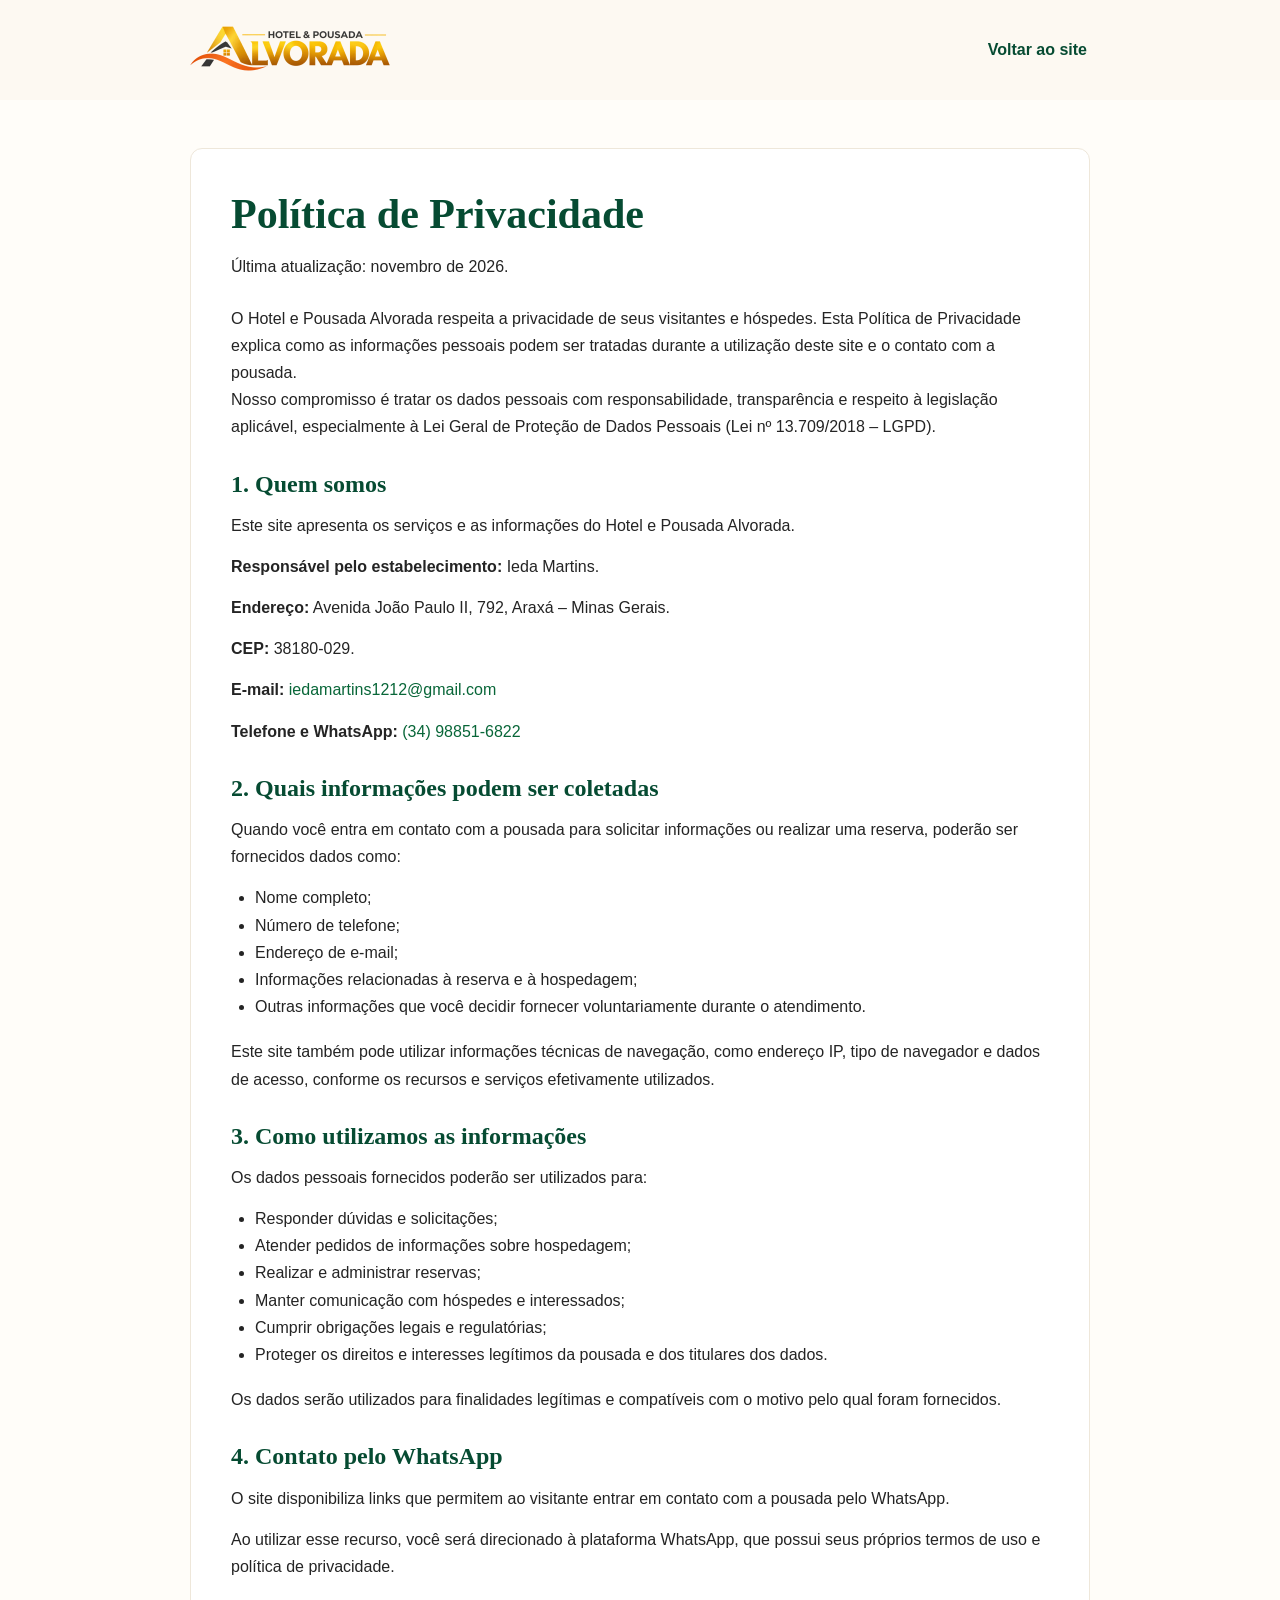
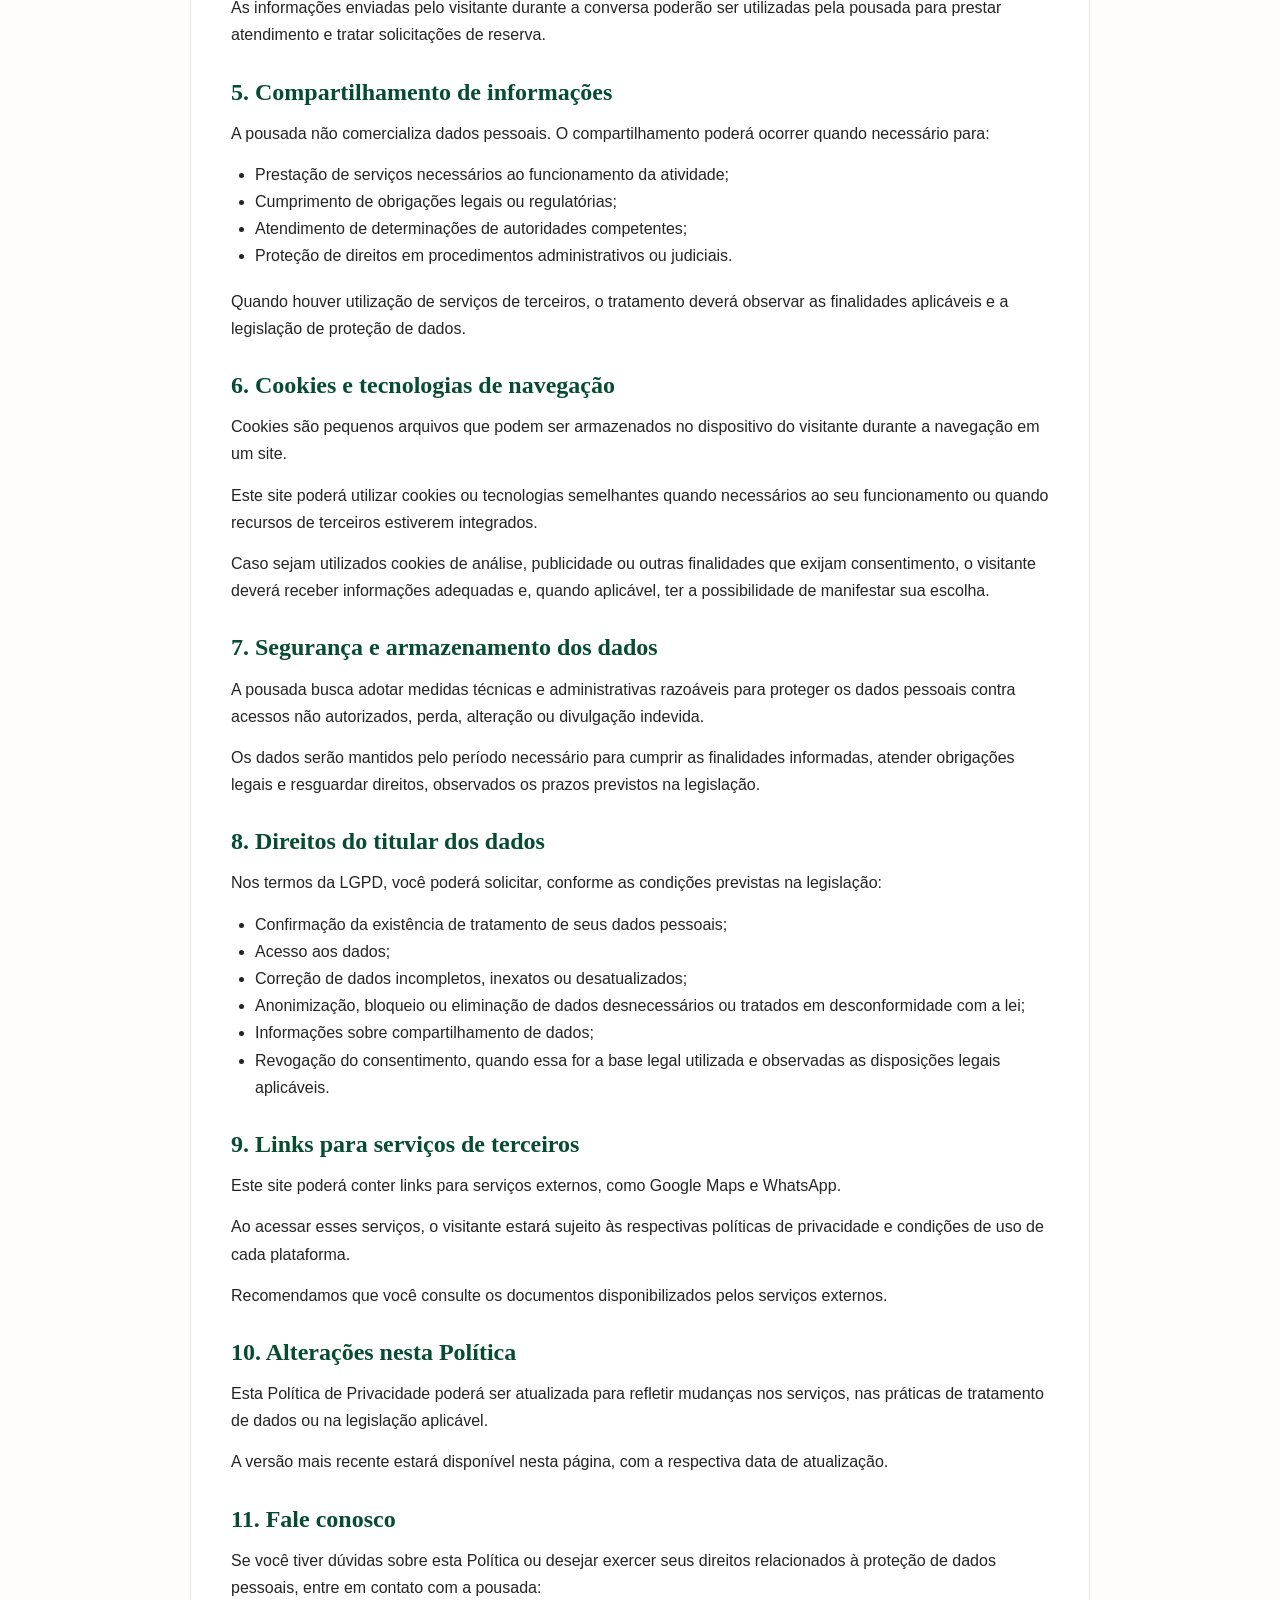
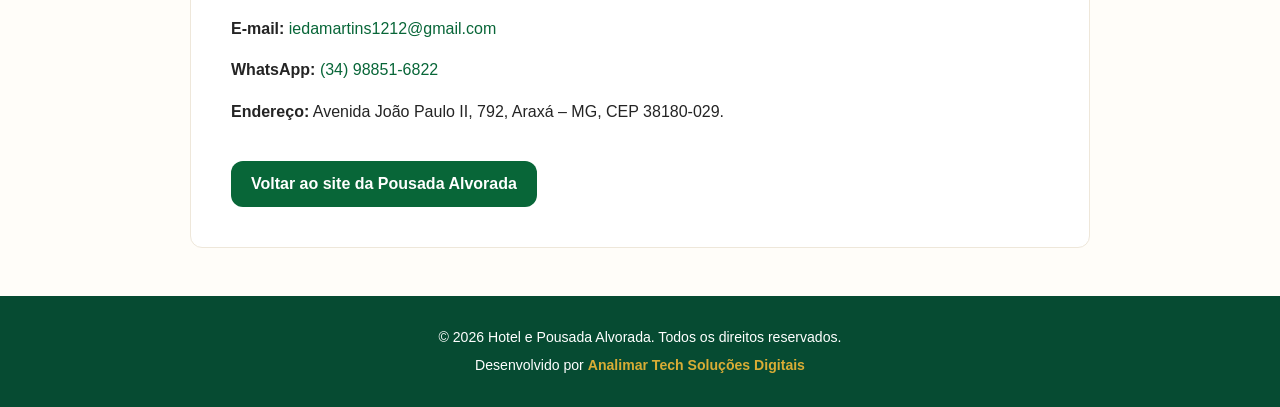
<file: politica-de-privacidade.html>
<!DOCTYPE html>
<html lang="pt-BR">

    <head>
        <meta charset="UTF-8">

        <meta name="viewport"
            content="width=device-width, initial-scale=1.0">

        <meta name="description"
            content="Conheça a Política de Privacidade do Hotel e Pousada Alvorada e saiba como seus dados pessoais são tratados.">

        <meta name="robots" content="index, follow">

        <title>Política de Privacidade | Pousada Alvorada</title>

        <link rel="icon"
            href="images/logo/logo.webp"
            type="image/webp">

        <link rel="stylesheet" href="css/style.css">
    </head>

    <body>

        <!-- CABEÇALHO -->
        <header class="cabecalho">

            <div class="cabecalho__container">

                <a href="index.html"
                    class="cabecalho__logo"
                    aria-label="Voltar ao site da Pousada Alvorada">

                    <img
                        src="images/logo/logo.webp"
                        alt="Hotel e Pousada Alvorada"
                        width="180"
                        height="90">
                </a>

                <a href="index.html" class="navegacao__link">
                    Voltar ao site
                </a>

            </div>

        </header>

        <!-- CONTEÚDO PRINCIPAL -->
        <main class="documento">

            <article class="documento__container">

                <h1>Política de Privacidade</h1>

                <p class="documento__atualizacao">
                    Última atualização: novembro de 2026.
                </p>

                <p>
                    O Hotel e Pousada Alvorada respeita a privacidade
                    de seus visitantes e hóspedes. Esta Política de
                    Privacidade explica como as informações pessoais
                    podem ser tratadas durante a utilização deste site
                    e o contato com a pousada.
                </p>

                <p>
                    Nosso compromisso é tratar os dados pessoais com
                    responsabilidade, transparência e respeito à
                    legislação aplicável, especialmente à Lei Geral
                    de Proteção de Dados Pessoais (Lei nº 13.709/2018 – LGPD).
                </p>

                <section class="documento__secao">

                    <h2>1. Quem somos</h2>

                    <p>
                        Este site apresenta os serviços e as informações
                        do Hotel e Pousada Alvorada.
                    </p>

                    <p>
                        <strong>Responsável pelo estabelecimento:</strong>
                        Ieda Martins.
                    </p>

                    <p>
                        <strong>Endereço:</strong>
                        Avenida João Paulo II, 792,
                        Araxá – Minas Gerais.
                    </p>

                    <p>
                        <strong>CEP:</strong> 38180-029.
                    </p>

                    <p>
                        <strong>E-mail:</strong>
                        <a href="mailto:iedamartins1212@gmail.com">
                            iedamartins1212@gmail.com
                        </a>
                    </p>

                    <p>
                        <strong>Telefone e WhatsApp:</strong>
                        <a href="https://wa.me/5534988516822"
                            target="_blank"
                            rel="noopener noreferrer">
                            (34) 98851-6822
                        </a>
                    </p>

                </section>

                <section class="documento__secao">

                    <h2>2. Quais informações podem ser coletadas</h2>

                    <p>
                        Quando você entra em contato com a pousada
                        para solicitar informações ou realizar uma
                        reserva, poderão ser fornecidos dados como:
                    </p>

                    <ul>
                        <li>Nome completo;</li>
                        <li>Número de telefone;</li>
                        <li>Endereço de e-mail;</li>
                        <li>Informações relacionadas à reserva e à
                            hospedagem;</li>
                        <li>Outras informações que você decidir fornecer
                            voluntariamente durante o atendimento.</li>
                    </ul>

                    <p>
                        Este site também pode utilizar informações
                        técnicas de navegação, como endereço IP,
                        tipo de navegador e dados de acesso, conforme
                        os recursos e serviços efetivamente utilizados.
                    </p>

                </section>

                <section class="documento__secao">

                    <h2>3. Como utilizamos as informações</h2>

                    <p>
                        Os dados pessoais fornecidos poderão ser
                        utilizados para:
                    </p>

                    <ul>
                        <li>Responder dúvidas e solicitações;</li>
                        <li>Atender pedidos de informações sobre
                            hospedagem;</li>
                        <li>Realizar e administrar reservas;</li>
                        <li>Manter comunicação com hóspedes e interessados;</li>
                        <li>Cumprir obrigações legais e regulatórias;</li>
                        <li>Proteger os direitos e interesses legítimos
                            da pousada e dos titulares dos dados.</li>
                    </ul>

                    <p>
                        Os dados serão utilizados para finalidades
                        legítimas e compatíveis com o motivo pelo qual
                        foram fornecidos.
                    </p>

                </section>

                <section class="documento__secao">

                    <h2>4. Contato pelo WhatsApp</h2>

                    <p>
                        O site disponibiliza links que permitem ao
                        visitante entrar em contato com a pousada
                        pelo WhatsApp.
                    </p>

                    <p>
                        Ao utilizar esse recurso, você será direcionado
                        à plataforma WhatsApp, que possui seus próprios
                        termos de uso e política de privacidade.
                    </p>

                    <p>
                        As informações enviadas pelo visitante durante
                        a conversa poderão ser utilizadas pela pousada
                        para prestar atendimento e tratar solicitações
                        de reserva.
                    </p>

                </section>

                <section class="documento__secao">

                    <h2>5. Compartilhamento de informações</h2>

                    <p>
                        A pousada não comercializa dados pessoais.
                        O compartilhamento poderá ocorrer quando
                        necessário para:
                    </p>

                    <ul>
                        <li>Prestação de serviços necessários ao funcionamento
                            da atividade;</li>
                        <li>Cumprimento de obrigações legais ou
                            regulatórias;</li>
                        <li>Atendimento de determinações de autoridades
                            competentes;</li>
                        <li>Proteção de direitos em procedimentos
                            administrativos ou judiciais.</li>
                    </ul>

                    <p>
                        Quando houver utilização de serviços de terceiros,
                        o tratamento deverá observar as finalidades
                        aplicáveis e a legislação de proteção de dados.
                    </p>

                </section>

                <section class="documento__secao">

                    <h2>6. Cookies e tecnologias de navegação</h2>

                    <p>
                        Cookies são pequenos arquivos que podem ser
                        armazenados no dispositivo do visitante durante
                        a navegação em um site.
                    </p>

                    <p>
                        Este site poderá utilizar cookies ou tecnologias
                        semelhantes quando necessários ao seu funcionamento
                        ou quando recursos de terceiros estiverem integrados.
                    </p>

                    <p>
                        Caso sejam utilizados cookies de análise,
                        publicidade ou outras finalidades que exijam
                        consentimento, o visitante deverá receber
                        informações adequadas e, quando aplicável,
                        ter a possibilidade de manifestar sua escolha.
                    </p>

                </section>

                <section class="documento__secao">

                    <h2>7. Segurança e armazenamento dos dados</h2>

                    <p>
                        A pousada busca adotar medidas técnicas e
                        administrativas razoáveis para proteger os dados
                        pessoais contra acessos não autorizados,
                        perda, alteração ou divulgação indevida.
                    </p>

                    <p>
                        Os dados serão mantidos pelo período necessário
                        para cumprir as finalidades informadas, atender
                        obrigações legais e resguardar direitos,
                        observados os prazos previstos na legislação.
                    </p>

                </section>

                <section class="documento__secao">

                    <h2>8. Direitos do titular dos dados</h2>

                    <p>
                        Nos termos da LGPD, você poderá solicitar,
                        conforme as condições previstas na legislação:
                    </p>

                    <ul>
                        <li>Confirmação da existência de tratamento
                            de seus dados pessoais;</li>
                        <li>Acesso aos dados;</li>
                        <li>Correção de dados incompletos, inexatos
                            ou desatualizados;</li>
                        <li>Anonimização, bloqueio ou eliminação
                            de dados desnecessários ou tratados
                            em desconformidade com a lei;</li>
                        <li>Informações sobre compartilhamento de dados;</li>
                        <li>Revogação do consentimento, quando essa
                            for a base legal utilizada e observadas
                            as disposições legais aplicáveis.</li>
                    </ul>

                </section>

                <section class="documento__secao">

                    <h2>9. Links para serviços de terceiros</h2>

                    <p>
                        Este site poderá conter links para serviços
                        externos, como Google Maps e WhatsApp.
                    </p>

                    <p>
                        Ao acessar esses serviços, o visitante estará
                        sujeito às respectivas políticas de privacidade
                        e condições de uso de cada plataforma.
                    </p>

                    <p>
                        Recomendamos que você consulte os documentos
                        disponibilizados pelos serviços externos.
                    </p>

                </section>

                <section class="documento__secao">

                    <h2>10. Alterações nesta Política</h2>

                    <p>
                        Esta Política de Privacidade poderá ser
                        atualizada para refletir mudanças nos serviços,
                        nas práticas de tratamento de dados ou na
                        legislação aplicável.
                    </p>

                    <p>
                        A versão mais recente estará disponível nesta
                        página, com a respectiva data de atualização.
                    </p>

                </section>

                <section class="documento__secao">

                    <h2>11. Fale conosco</h2>

                    <p>
                        Se você tiver dúvidas sobre esta Política
                        ou desejar exercer seus direitos relacionados
                        à proteção de dados pessoais, entre em contato
                        com a pousada:
                    </p>

                    <p>
                        <strong>E-mail:</strong>
                        <a href="mailto:iedamartins1212@gmail.com">
                            iedamartins1212@gmail.com
                        </a>
                    </p>

                    <p>
                        <strong>WhatsApp:</strong>
                        <a href="https://wa.me/5534988516822"
                            target="_blank"
                            rel="noopener noreferrer">
                            (34) 98851-6822
                        </a>
                    </p>

                    <p>
                        <strong>Endereço:</strong>
                        Avenida João Paulo II, 792,
                        Araxá – MG, CEP 38180-029.
                    </p>

                </section>

                <a href="index.html" class="documento__voltar">
                    Voltar ao site da Pousada Alvorada
                </a>

            </article>

        </main>

        <!-- RODAPÉ SIMPLIFICADO -->
        <footer class="rodape-documento">

            <p>
                © 2026 Hotel e Pousada Alvorada.
                Todos os direitos reservados.
            </p>

            <p>
                Desenvolvido por
                <a
                    href="https://wa.me/5534988380038?text=Ol%C3%A1%21%20Estou%20vindo%20do%20site%20da%20Pousada%20Alvorada%20e%20gostaria%20de%20conhecer%20mais%20sobre%20o%20seu%20trabalho."
                    target="_blank"
                    rel="noopener noreferrer">
                    <strong>Analimar Tech Soluções Digitais</strong>
                </a>
            </p>

        </footer>

    </body>

</html>
</file>
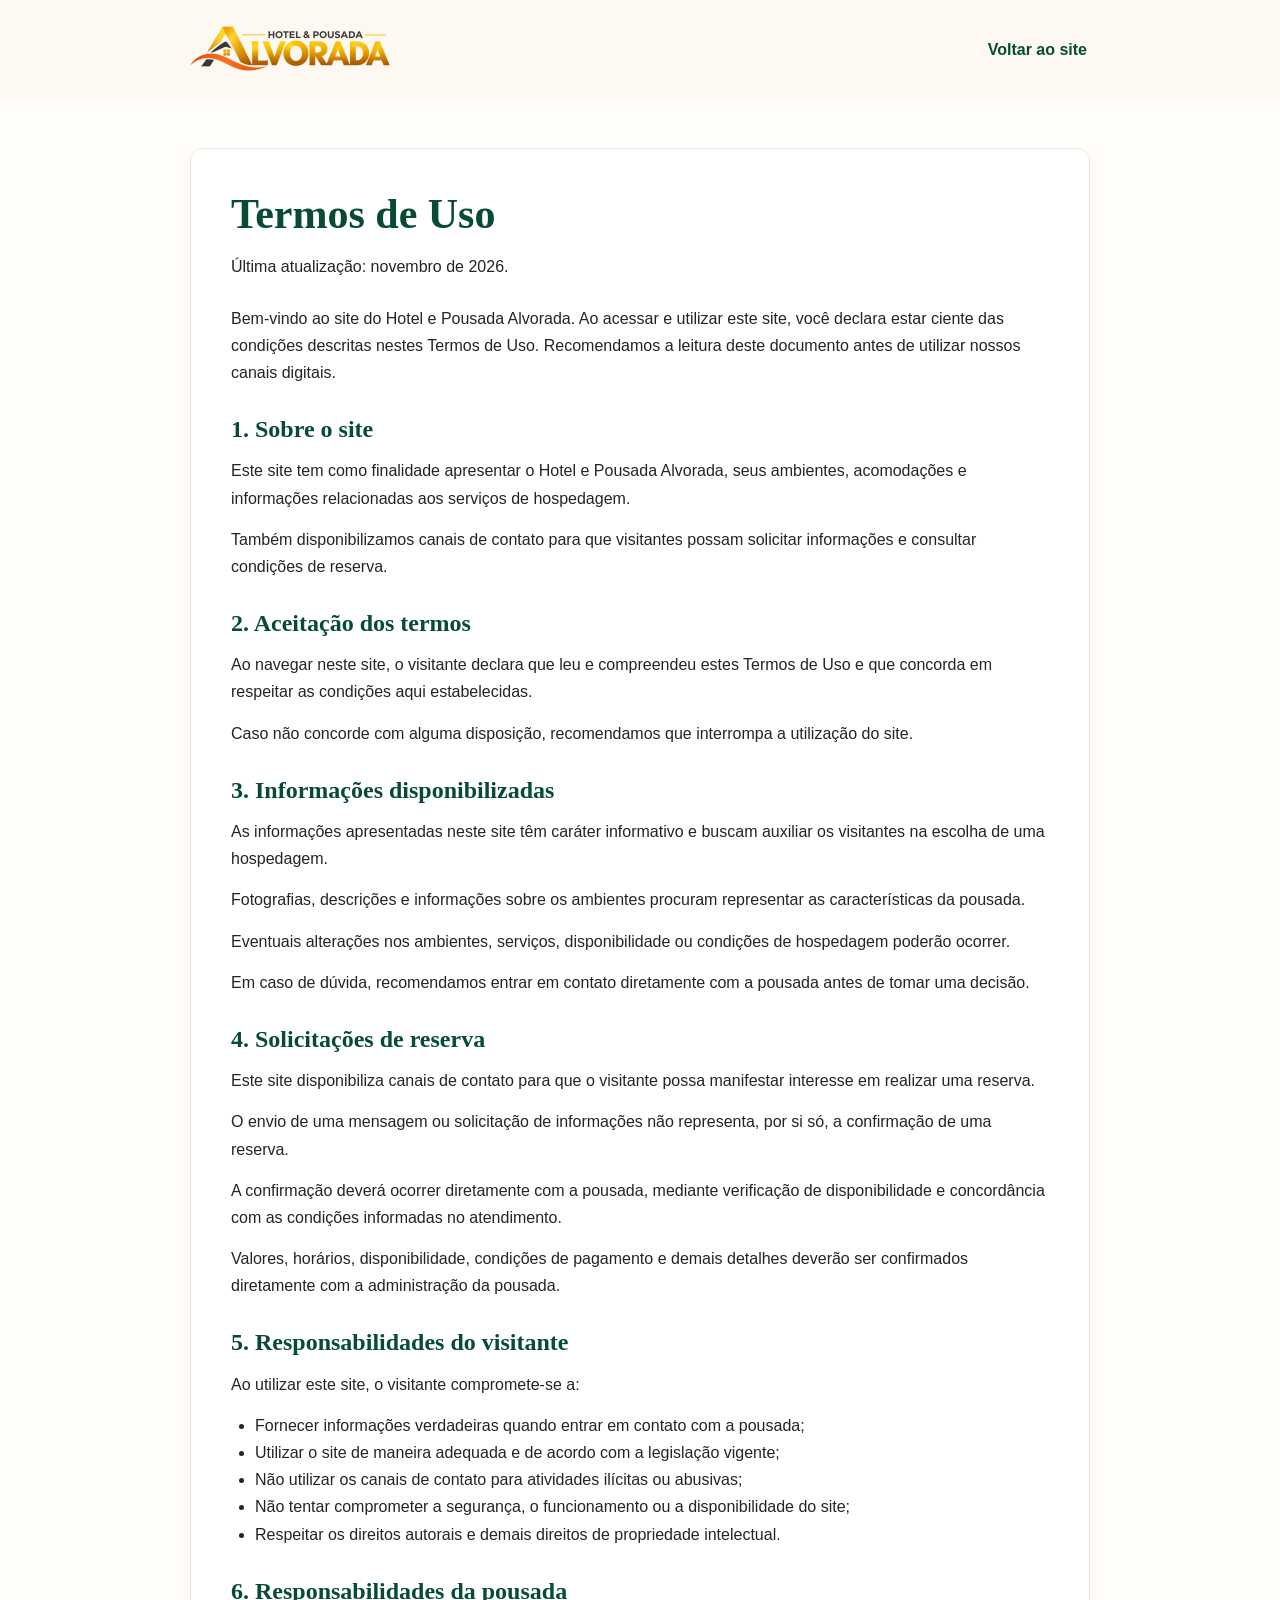
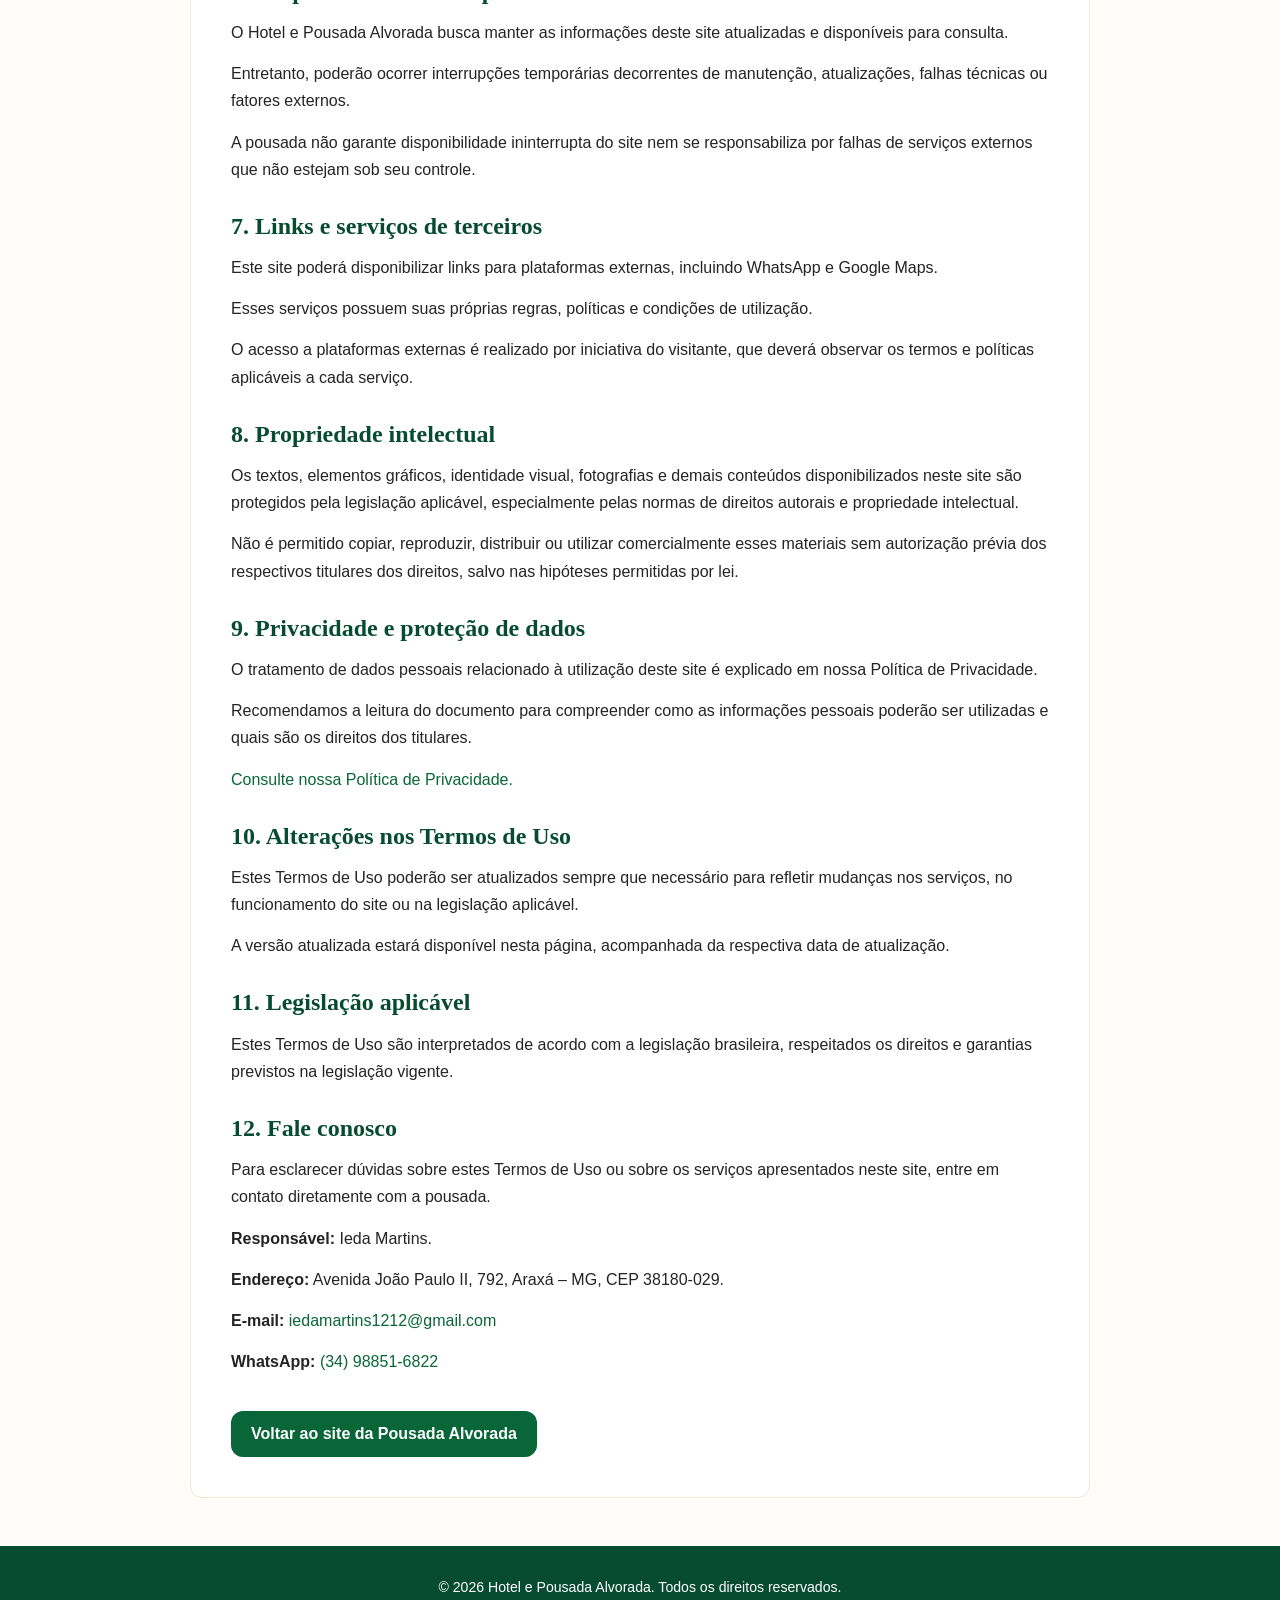
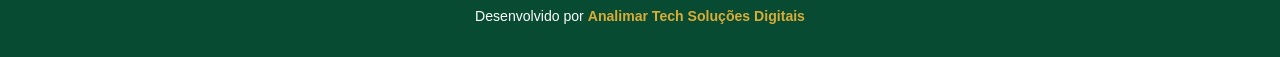
<file: termos-de-uso.html>
<!DOCTYPE html>
<html lang="pt-BR">

    <head>

        <meta charset="UTF-8">

        <meta name="viewport"
            content="width=device-width, initial-scale=1.0">

        <meta name="description"
            content="Consulte os Termos de Uso do Hotel e Pousada Alvorada e conheça as condições de utilização deste site.">

        <meta name="robots" content="index, follow">

        <title>Termos de Uso | Pousada Alvorada</title>

        <link rel="icon"
            href="images/logo/logo.webp"
            type="image/webp">

        <link rel="stylesheet" href="css/style.css">

    </head>

    <body>

        <!-- CABEÇALHO -->
        <header class="cabecalho">

            <div class="cabecalho__container">

                <a href="index.html"
                    class="cabecalho__logo"
                    aria-label="Voltar ao site da Pousada Alvorada">

                    <img
                        src="images/logo/logo.webp"
                        alt="Hotel e Pousada Alvorada"
                        width="180"
                        height="90">

                </a>

                <a href="index.html" class="navegacao__link">
                    Voltar ao site
                </a>

            </div>

        </header>

        <!-- CONTEÚDO PRINCIPAL -->
        <main class="documento">

            <article class="documento__container">

                <h1>Termos de Uso</h1>

                <p class="documento__atualizacao">
                    Última atualização: novembro de 2026.
                </p>

                <p>
                    Bem-vindo ao site do Hotel e Pousada Alvorada.

                    Ao acessar e utilizar este site, você declara
                    estar ciente das condições descritas nestes
                    Termos de Uso.

                    Recomendamos a leitura deste documento antes
                    de utilizar nossos canais digitais.
                </p>

                <!-- 1 -->
                <section class="documento__secao">

                    <h2>1. Sobre o site</h2>

                    <p>
                        Este site tem como finalidade apresentar
                        o Hotel e Pousada Alvorada, seus ambientes,
                        acomodações e informações relacionadas
                        aos serviços de hospedagem.
                    </p>

                    <p>
                        Também disponibilizamos canais de contato
                        para que visitantes possam solicitar
                        informações e consultar condições de reserva.
                    </p>

                </section>

                <!-- 2 -->
                <section class="documento__secao">

                    <h2>2. Aceitação dos termos</h2>

                    <p>
                        Ao navegar neste site, o visitante declara
                        que leu e compreendeu estes Termos de Uso
                        e que concorda em respeitar as condições
                        aqui estabelecidas.
                    </p>

                    <p>
                        Caso não concorde com alguma disposição,
                        recomendamos que interrompa a utilização
                        do site.
                    </p>

                </section>

                <!-- 3 -->
                <section class="documento__secao">

                    <h2>3. Informações disponibilizadas</h2>

                    <p>
                        As informações apresentadas neste site
                        têm caráter informativo e buscam auxiliar
                        os visitantes na escolha de uma hospedagem.
                    </p>

                    <p>
                        Fotografias, descrições e informações
                        sobre os ambientes procuram representar
                        as características da pousada.
                    </p>

                    <p>
                        Eventuais alterações nos ambientes,
                        serviços, disponibilidade ou condições
                        de hospedagem poderão ocorrer.
                    </p>

                    <p>
                        Em caso de dúvida, recomendamos entrar
                        em contato diretamente com a pousada
                        antes de tomar uma decisão.
                    </p>

                </section>

                <!-- 4 -->
                <section class="documento__secao">

                    <h2>4. Solicitações de reserva</h2>

                    <p>
                        Este site disponibiliza canais de contato
                        para que o visitante possa manifestar
                        interesse em realizar uma reserva.
                    </p>

                    <p>
                        O envio de uma mensagem ou solicitação
                        de informações não representa, por si só,
                        a confirmação de uma reserva.
                    </p>

                    <p>
                        A confirmação deverá ocorrer diretamente
                        com a pousada, mediante verificação de
                        disponibilidade e concordância com as
                        condições informadas no atendimento.
                    </p>

                    <p>
                        Valores, horários, disponibilidade,
                        condições de pagamento e demais detalhes
                        deverão ser confirmados diretamente com
                        a administração da pousada.
                    </p>

                </section>

                <!-- 5 -->
                <section class="documento__secao">

                    <h2>5. Responsabilidades do visitante</h2>

                    <p>
                        Ao utilizar este site, o visitante
                        compromete-se a:
                    </p>

                    <ul>

                        <li>
                            Fornecer informações verdadeiras
                            quando entrar em contato com a pousada;
                        </li>

                        <li>
                            Utilizar o site de maneira adequada
                            e de acordo com a legislação vigente;
                        </li>

                        <li>
                            Não utilizar os canais de contato
                            para atividades ilícitas ou abusivas;
                        </li>

                        <li>
                            Não tentar comprometer a segurança,
                            o funcionamento ou a disponibilidade
                            do site;
                        </li>

                        <li>
                            Respeitar os direitos autorais e
                            demais direitos de propriedade intelectual.
                        </li>

                    </ul>

                </section>

                <!-- 6 -->
                <section class="documento__secao">

                    <h2>6. Responsabilidades da pousada</h2>

                    <p>
                        O Hotel e Pousada Alvorada busca manter
                        as informações deste site atualizadas
                        e disponíveis para consulta.
                    </p>

                    <p>
                        Entretanto, poderão ocorrer interrupções
                        temporárias decorrentes de manutenção,
                        atualizações, falhas técnicas ou fatores
                        externos.
                    </p>

                    <p>
                        A pousada não garante disponibilidade
                        ininterrupta do site nem se responsabiliza
                        por falhas de serviços externos que não
                        estejam sob seu controle.
                    </p>

                </section>

                <!-- 7 -->
                <section class="documento__secao">

                    <h2>7. Links e serviços de terceiros</h2>

                    <p>
                        Este site poderá disponibilizar links
                        para plataformas externas, incluindo
                        WhatsApp e Google Maps.
                    </p>

                    <p>
                        Esses serviços possuem suas próprias
                        regras, políticas e condições de utilização.
                    </p>

                    <p>
                        O acesso a plataformas externas é realizado
                        por iniciativa do visitante, que deverá
                        observar os termos e políticas aplicáveis
                        a cada serviço.
                    </p>

                </section>

                <!-- 8 -->
                <section class="documento__secao">

                    <h2>8. Propriedade intelectual</h2>

                    <p>
                        Os textos, elementos gráficos, identidade
                        visual, fotografias e demais conteúdos
                        disponibilizados neste site são protegidos
                        pela legislação aplicável, especialmente
                        pelas normas de direitos autorais e
                        propriedade intelectual.
                    </p>

                    <p>
                        Não é permitido copiar, reproduzir,
                        distribuir ou utilizar comercialmente
                        esses materiais sem autorização prévia
                        dos respectivos titulares dos direitos,
                        salvo nas hipóteses permitidas por lei.
                    </p>

                </section>

                <!-- 9 -->
                <section class="documento__secao">

                    <h2>9. Privacidade e proteção de dados</h2>

                    <p>
                        O tratamento de dados pessoais relacionado
                        à utilização deste site é explicado em
                        nossa Política de Privacidade.
                    </p>

                    <p>
                        Recomendamos a leitura do documento
                        para compreender como as informações
                        pessoais poderão ser utilizadas e quais
                        são os direitos dos titulares.
                    </p>

                    <p>
                        <a href="politica-de-privacidade.html">
                            Consulte nossa Política de Privacidade.
                        </a>
                    </p>

                </section>

                <!-- 10 -->
                <section class="documento__secao">

                    <h2>10. Alterações nos Termos de Uso</h2>

                    <p>
                        Estes Termos de Uso poderão ser atualizados
                        sempre que necessário para refletir mudanças
                        nos serviços, no funcionamento do site ou
                        na legislação aplicável.
                    </p>

                    <p>
                        A versão atualizada estará disponível
                        nesta página, acompanhada da respectiva
                        data de atualização.
                    </p>

                </section>

                <!-- 11 -->
                <section class="documento__secao">

                    <h2>11. Legislação aplicável</h2>

                    <p>
                        Estes Termos de Uso são interpretados
                        de acordo com a legislação brasileira,
                        respeitados os direitos e garantias
                        previstos na legislação vigente.
                    </p>

                </section>

                <!-- 12 -->
                <section class="documento__secao">

                    <h2>12. Fale conosco</h2>

                    <p>
                        Para esclarecer dúvidas sobre estes
                        Termos de Uso ou sobre os serviços
                        apresentados neste site, entre em contato
                        diretamente com a pousada.
                    </p>

                    <p>
                        <strong>Responsável:</strong>
                        Ieda Martins.
                    </p>

                    <p>
                        <strong>Endereço:</strong>
                        Avenida João Paulo II, 792,
                        Araxá – MG, CEP 38180-029.
                    </p>

                    <p>
                        <strong>E-mail:</strong>

                        <a href="mailto:iedamartins1212@gmail.com">
                            iedamartins1212@gmail.com
                        </a>
                    </p>

                    <p>
                        <strong>WhatsApp:</strong>

                        <a href="https://wa.me/5534988516822"
                            target="_blank"
                            rel="noopener noreferrer">
                            (34) 98851-6822
                        </a>
                    </p>

                </section>

                <a href="index.html" class="documento__voltar">
                    Voltar ao site da Pousada Alvorada
                </a>

            </article>

        </main>

        <!-- RODAPÉ SIMPLIFICADO -->
        <footer class="rodape-documento">

            <p>
                © 2026 Hotel e Pousada Alvorada.
                Todos os direitos reservados.
            </p>

            <p>
                Desenvolvido por
                <a
                    href="https://wa.me/5534988380038?text=Ol%C3%A1%21%20Estou%20vindo%20do%20site%20da%20Pousada%20Alvorada%20e%20gostaria%20de%20conhecer%20mais%20sobre%20o%20seu%20trabalho."
                    target="_blank"
                    rel="noopener noreferrer">
                    <strong>Analimar Tech Soluções Digitais</strong>
                </a>
            </p>

        </footer>

    </body>

</html>
</file>
<file: css/style.css>
/* =========================================
   1. VARIÁVEIS E RESET
========================================= */

:root {
    --cor-fundo: #fdf9f2;
    --cor-verde: #086638;
    --cor-verde-escuro: #064b32;
    --cor-amarelo: #e6b800;
    --cor-dourado: #d9ad35;
    --cor-texto: #242424;

    --fonte-principal: Arial, Helvetica, sans-serif;
    --largura-container: 1440px;
}

* {
    margin: 0;
    padding: 0;
    box-sizing: border-box;
}

html {
    scroll-behavior: smooth;
}

body {
    font-family: var(--fonte-principal);
    color: var(--cor-texto);
    background-color: var(--cor-fundo);
}

a {
    color: inherit;
    text-decoration: none;
}

button {
    font: inherit;
}

/* =========================================
   2. CABEÇALHO
========================================= */

.cabecalho {
    position: sticky;
    top: 0;
    z-index: 1000;
    width: 100%;
    background-color: var(--cor-fundo);
}

.cabecalho__container {
    width: calc(100% - 64px);
    max-width: var(--largura-container);
    min-height: 100px;
    margin-inline: auto;

    display: grid;
    grid-template-columns: 210px minmax(0, 1fr) 230px;
    align-items: center;
    column-gap: 24px;
}

/* =========================================
   3. LOGO
========================================= */

.cabecalho__logo {
    display: flex;
    align-items: center;
    justify-content: flex-start;
    min-width: 0;
}

.cabecalho__logo img {
    display: block;
    width: 200px;
    height: 90px;
    object-fit: contain;
}

/* =========================================
   4. TÍTULOS DA NAVEGAÇÃO
========================================= */

.navegacao {
    display: flex;
    align-items: center;
    justify-content: center;
    width: 100%;
    min-width: 0;
}

.navegacao__lista {
    display: flex;
    align-items: center;
    justify-content: space-between;
    width: 100%;
    list-style: none;
}

.navegacao__lista li {
    flex: 0 0 auto;
}

.navegacao__link {
    display: inline-block;
    padding: 12px 3px;

    color: var(--cor-verde-escuro);
    font-size: 16px;
    font-weight: 600;
    line-height: 1.4;
    white-space: nowrap;

    text-decoration: none;
    transition: color 0.2s ease;
}

.navegacao__link:hover {
    color: var(--cor-amarelo);
    font-weight: 700;
}

.navegacao__link[aria-current="page"]:not(:hover) {
    color: var(--cor-verde-escuro);
}

.navegacao__link::before,
.navegacao__link::after {
    content: none;
}

/* =========================================
   5. BOTÃO DE AGENDAMENTO
========================================= */

.cabecalho__agendamento {
    width: 100%;
    min-height: 50px;
    padding: 12px 14px;
    display: inline-flex;
    align-items: center;
    justify-content: center;
    gap: 9px;
    color: #ffffff;
    background-color: var(--cor-verde);
    border: 2px solid var(--cor-verde);
    border-radius: 18px;
    font-size: 14px;
    font-weight: 700;
    line-height: 1.3;
    white-space: nowrap;
    text-decoration: none;
    box-shadow: 0 5px 14px rgb(6 75 50 / 12%);
    transition:
        background-color 0.25s ease,
        color 0.25s ease,
        border-color 0.25s ease,
        box-shadow 0.25s ease,
        transform 0.25s ease;
}

.cabecalho__agendamento-icone {
    display: block;
    flex: 0 0 24px;
    width: 24px;
    height: 24px;
    fill: currentColor;
}

/* =========================================
   6. MENU HAMBÚRGUER
========================================= */

.menu__botao {
    display: none;

    width: 38px;
    height: 38px;
    padding: 5px 0;

    flex-direction: column;
    align-items: center;
    justify-content: center;
    gap: 6px;

    background: transparent;
    border: none;
    border-radius: 0;
    box-shadow: none;
    appearance: none;

    cursor: pointer;
    flex-shrink: 0;
}

.menu__linha {
    display: block;
    width: 29px;
    height: 2px;

    background-color: var(--cor-verde-escuro);
    border: none;
    border-radius: 0;

    transition:
        transform 0.2s ease,
        opacity 0.2s ease;
}

.menu__botao:focus {
    outline: none;
}

.menu__botao:focus-visible {
    outline: 2px solid var(--cor-dourado);
    outline-offset: 4px;
}

/* =========================================
   7. TELAS INTERMEDIÁRIAS
   Mantém os títulos visíveis até 900 px.
========================================= */

@media (max-width: 1150px) and (min-width: 901px) {
    .cabecalho__container {
        width: calc(100% - 40px);
        grid-template-columns: 165px minmax(0, 1fr) 195px;
        column-gap: 14px;
    }

    .cabecalho__logo img {
        width: 160px;
        height: 80px;
    }

    .navegacao__link {
        padding-inline: 2px;
        font-size: 14px;
    }

    .cabecalho__agendamento {
        padding-inline: 9px;
        gap: 6px;
        font-size: 12px;
    }

    .cabecalho__agendamento-icone {
        width: 19px;
        height: 19px;
    }
}

/* =========================================
   8. TABLETS E JANELAS MAIS ESTREITAS
========================================= */

@media (max-width: 900px) {
    .cabecalho__container {
        position: relative;
        width: calc(100% - 32px);
        min-height: 82px;

        display: flex;
        align-items: center;
        justify-content: space-between;
        gap: 12px;
    }

    .cabecalho__logo {
        flex: 0 1 auto;
    }

    .cabecalho__logo img {
        width: 145px;
        height: 74px;
    }

    .cabecalho__agendamento {
        width: auto;
        min-height: 44px;
        margin-left: auto;
        padding: 10px 13px;
        gap: 7px;
        font-size: 12px;
    }

    .cabecalho__agendamento-icone {
        width: 20px;
        height: 20px;
    }

    .menu__botao {
        display: flex;
        order: 3;
    }

    .navegacao {
        position: absolute;
        top: 100%;
        left: -16px;
        right: -16px;

        display: none;
        width: auto;
        padding: 12px 24px 22px;

        background-color: var(--cor-fundo);
        box-shadow: 0 8px 14px rgb(0 0 0 / 8%);
    }

    .navegacao.navegacao--aberta {
        display: flex;
    }

    .navegacao__lista {
        display: flex;
        flex-direction: column;
        align-items: stretch;
        justify-content: flex-start;
        gap: 4px;
        width: 100%;
    }

    .navegacao__lista li {
        width: 100%;
    }

    .navegacao__link {
        display: block;
        width: 100%;
        padding: 12px 0;
        font-size: 17px;
        font-weight: 600;
    }

    .navegacao__link:hover {
        color: var(--cor-amarelo);
        font-weight: 700;
    }
}

/* =========================================
   9. CELULARES
========================================= */

@media (max-width: 480px) {
    .cabecalho__container {
        width: calc(100% - 20px);
        min-height: 72px;
        gap: 7px;
    }

    .cabecalho__logo img {
        width: 105px;
        height: 60px;
    }

    .cabecalho__agendamento {
        min-height: 38px;
        padding: 8px 8px;
        gap: 5px;
        font-size: 11px;
    }

    .cabecalho__agendamento-icone {
        width: 17px;
        height: 17px;
    }

    .menu__botao {
        width: 30px;
        height: 38px;
    }

    .menu__linha {
        width: 25px;
    }

    .navegacao {
        left: -10px;
        right: -10px;
        padding-inline: 20px;
    }
}

/* =========================================
   10. CELULARES MUITO ESTREITOS
========================================= */

@media (max-width: 350px) {
    .cabecalho__container {
        width: calc(100% - 14px);
        gap: 5px;
    }

    .cabecalho__logo img {
        width: 86px;
        height: 54px;
    }

    .cabecalho__agendamento {
        padding-inline: 6px;
        gap: 4px;
        font-size: 10px;
    }

    .cabecalho__agendamento-icone {
        width: 15px;
        height: 15px;
    }

    .menu__botao {
        width: 27px;
    }

    .menu__linha {
        width: 23px;
    }
}



/* =========================================
   BANNER PRINCIPAL — POUSADA ALVORADA
========================================= */

.banner {
    width: 100%;
    padding: 32px 0;
    overflow: hidden;
    background-color: #f1f3e9;
}

.banner__container {
    display: grid;
    grid-template-columns: minmax(0, 0.9fr) minmax(0, 1.1fr);
    align-items: center;
    gap: 20px;
    width: calc(100% - 64px);
    max-width: 1440px;
    margin-inline: auto;
}

/* CONTEÚDO DO BANNER */

.banner__conteudo {
    position: relative;
    z-index: 1;
    display: flex;
    flex-direction: column;
    align-items: flex-start;
    justify-content: center;
    min-width: 0;
    padding: 16px 0;
}

.banner__titulo {
    margin-bottom: 12px;
    color: var(--cor-verde-escuro);
    font-family: Georgia, "Times New Roman", serif;
    font-size: clamp(38px, 3.5vw, 56px);
    font-weight: 700;
    line-height: 1.05;
}

.banner__titulo-destaque {
    display: block;
    color: var(--cor-verde);
    font-size: 1.2em;
}

.banner__subtitulo {
    max-width: 430px;
    margin-bottom: 16px;
    color: var(--cor-verde-escuro);
    font-family: Georgia, "Times New Roman", serif;
    font-size: clamp(20px, 1.9vw, 26px);
    font-weight: 700;
    line-height: 1.3;
}

.banner__detalhe {
    display: block;
    width: 48px;
    height: 4px;
    margin-bottom: 18px;
    background-color: var(--cor-dourado);
    border-radius: 2px;
}

.banner__descricao {
    max-width: 420px;
    margin-bottom: 24px;
    color: #343a33;
    font-size: 16px;
    line-height: 1.7;
}

/* BOTÃO DE AGENDAMENTO */

.banner__botao {
    display: inline-flex;
    align-items: center;
    justify-content: space-between;
    gap: 12px;
    width: 100%;
    max-width: 355px;
    min-height: 66px;
    padding: 14px 19px;
    color: #ffffff;
    background-color: var(--cor-verde);
    border: 2px solid var(--cor-verde);
    border-radius: 18px;
    font-size: 15px;
    font-weight: 700;
    line-height: 1.35;
    text-decoration: none;
    box-shadow: 0 5px 14px rgb(6 75 50 / 12%);
    transition:
        background-color 0.25s ease,
        color 0.25s ease,
        border-color 0.25s ease,
        box-shadow 0.25s ease,
        transform 0.25s ease;
}


.banner__botao:hover,
.cabecalho__agendamento:hover {
    color: var(--cor-verde-escuro);
    background-color: var(--cor-dourado);
    border-color: var(--cor-dourado);
    box-shadow: 0 8px 18px rgb(6 75 50 / 18%);
    transform: translateY(-2px);
}

.banner__botao:focus-visible,
.cabecalho__agendamento:focus-visible {
    outline: 3px solid var(--cor-verde-escuro);
    outline-offset: 4px;
}

.banner__botao-icone {
    display: block;
    flex: 0 0 32px;
    width: 32px;
    height: 32px;
}

.banner__botao-texto {
    flex: 1;
}

.banner__botao-seta {
    flex: 0 0 auto;
    font-size: 30px;
    font-weight: 400;
    line-height: 1;
}

/* FOTO PRINCIPAL */

.banner__imagem {
    position: relative;
    width: 100%;
    height: 460px;
    min-width: 0;
    overflow: hidden;
    border-radius: 14px;
    box-shadow: 0 8px 24px rgb(36 36 36 / 10%);
}

.banner__imagem img {
    display: block;
    width: 100%;
    height: 100%;
    object-fit: cover;
    object-position: center;
    border-radius: inherit;
}

/* TABLETS */

@media (max-width: 900px) {
    .banner {
        padding: 26px 0;
    }

    .banner__container {
        width: calc(100% - 40px);
        grid-template-columns: minmax(0, 1fr) minmax(0, 1fr);
        gap: 20px;
    }

    .banner__titulo {
        font-size: clamp(32px, 4.5vw, 43px);
    }

    .banner__subtitulo {
        font-size: 19px;
    }

    .banner__descricao {
        font-size: 15px;
    }

    .banner__botao {
        min-height: 60px;
        padding: 12px;
        gap: 8px;
        font-size: 13px;
    }

    .banner__botao-icone {
        flex-basis: 27px;
        width: 27px;
        height: 27px;
    }

    .banner__imagem {
        height: 380px;
    }
}

/* CELULARES */

@media (max-width: 600px) {
    .banner {
        padding: 20px 0 28px;
    }

    .banner__container {
        display: flex;
        flex-direction: column;
        align-items: center;
        gap: 20px;
        width: calc(100% - 32px);
        max-width: 460px;
    }

    /* FOTO PRIMEIRO */

    .banner__imagem {
        order: 1;
        width: 100%;
        height: auto;
        aspect-ratio: 4 / 3;
        border-radius: 14px;
    }

    /* TEXTO E BOTÃO ABAIXO DA FOTO */

    .banner__conteudo {
        order: 2;
        align-items: center;
        width: 100%;
        padding: 0;
        text-align: center;
    }

    .banner__titulo {
        margin-bottom: 10px;
        font-size: 40px;
        line-height: 1.05;
    }

    .banner__titulo-destaque {
        font-size: 1.12em;
    }

    .banner__subtitulo {
        max-width: 380px;
        margin-bottom: 14px;
        font-size: 21px;
    }

    .banner__detalhe {
        margin: 0 auto 14px;
    }

    .banner__descricao {
        max-width: 400px;
        margin-bottom: 20px;
        font-size: 15px;
        line-height: 1.65;
    }

    .banner__botao {
        justify-content: space-between;
        width: 100%;
        max-width: 360px;
        min-height: 64px;
        padding: 13px 17px;
        font-size: 14px;
        text-align: left;
    }

    .banner__botao-icone {
        flex-basis: 30px;
        width: 30px;
        height: 30px;
    }
}

/* CELULARES ESTREITOS */

@media (max-width: 350px) {
    .banner__container {
        width: calc(100% - 24px);
        gap: 16px;
    }

    .banner__titulo {
        font-size: 34px;
    }

    .banner__subtitulo {
        font-size: 19px;
    }

    .banner__descricao {
        font-size: 14px;
    }

    .banner__botao {
        gap: 8px;
        padding-inline: 10px;
        font-size: 12px;
    }
}

/* ACESSIBILIDADE */

@media (prefers-reduced-motion: reduce) {
.banner__botao,
    .cabecalho__agendamento {
        transition: none;
    }

    .banner__botao:hover,
    .cabecalho__agendamento:hover {
        transform: none;
    }
}
/* =========================================
   SEÇÃO: CONHEÇA A POUSADA
========================================= */

.sobre {
    width: 100%;
    padding: 48px 0;
    background-color: #fffdf9;
}

.sobre__container {
    display: grid;
    grid-template-columns: minmax(0, 0.85fr) minmax(0, 1.15fr);
    align-items: center;
    gap: 40px;

    width: calc(100% - 64px);
    max-width: 1440px;
    margin-inline: auto;
}

.sobre__conteudo {
    display: flex;
    flex-direction: column;
    align-items: flex-start;
    min-width: 0;
}

.sobre__titulo {
    margin: 0;

    color: var(--cor-verde-escuro);
    font-family: Georgia, "Times New Roman", serif;
    font-size: clamp(30px, 3vw, 38px);
    font-weight: 700;
    line-height: 1.2;
}

.sobre__detalhe {
    display: block;
    width: 48px;
    height: 4px;
    margin: 16px 0 20px;

    background-color: var(--cor-dourado);
    border-radius: 2px;
}

.sobre__descricao {
    width: 100%;
    max-width: 460px;
    margin: 0 0 24px;

    color: var(--cor-texto);
    font-size: 16px;
    line-height: 1.7;
}

/* BOTÃO WHATSAPP */

.sobre__botao {
    display: flex;
    align-items: center;
    justify-content: space-between;
    gap: 12px;

    width: 100%;
    max-width: 355px;
    min-height: 66px;
    margin: 0;
    padding: 14px 19px;

    color: #ffffff;
    background-color: var(--cor-verde);
    border: 2px solid var(--cor-verde);
    border-radius: 18px;

    font-size: 15px;
    font-weight: 700;
    line-height: 1.35;
    text-decoration: none;

    box-shadow: 0 5px 14px rgb(6 75 50 / 12%);

    transition:
        background-color 0.25s ease,
        color 0.25s ease,
        border-color 0.25s ease,
        box-shadow 0.25s ease,
        transform 0.25s ease;
}

.sobre__botao-icone {
    display: block;
    flex: 0 0 32px;
    width: 32px;
    height: 32px;
}

.sobre__botao::after {
    content: "›";
    flex: 0 0 auto;

    font-size: 30px;
    font-weight: 400;
    line-height: 1;
}

.sobre__botao:hover {
    color: var(--cor-verde-escuro);
    background-color: var(--cor-dourado);
    border-color: var(--cor-dourado);
    box-shadow: 0 8px 18px rgb(6 75 50 / 18%);
    transform: translateY(-2px);
}

.sobre__botao:focus-visible {
    outline: 3px solid var(--cor-verde-escuro);
    outline-offset: 4px;
}

/* GALERIA DE FOTOGRAFIAS */

.sobre__galeria {
    display: grid;
    grid-template-columns: repeat(2, minmax(0, 1fr));
    align-items: stretch;
    gap: 16px;

    width: 100%;
    min-width: 0;
}

.sobre__foto {
    width: 100%;
    min-width: 0;
    aspect-ratio: 1 / 1;
    margin: 0;
    overflow: hidden;

    background-color: #f1f3e9;
    border-radius: 10px;
}

.sobre__foto img {
    display: block;
    width: 100%;
    height: 100%;

    object-fit: cover;
    object-position: center;
    border-radius: inherit;
}

/* =========================================
   TABLETS
========================================= */

@media (max-width: 900px) {
    .sobre {
        padding: 36px 0;
    }

    .sobre__container {
        grid-template-columns: minmax(0, 1fr);
        gap: 28px;

        width: calc(100% - 40px);
    }

    .sobre__titulo {
        font-size: clamp(27px, 3.5vw, 34px);
    }

    .sobre__descricao {
        font-size: 15px;
        line-height: 1.6;
    }

    .sobre__galeria {
        gap: 14px;
    }

    .sobre__botao {
        max-width: 355px;
    }
}

/* =========================================
   CELULARES
========================================= */

@media (max-width: 600px) {
    .sobre {
        padding: 28px 0;
    }

    .sobre__container {
        display: flex;
        flex-direction: column;
        align-items: stretch;
        gap: 22px;

        width: calc(100% - 32px);
        max-width: 460px;
    }

    .sobre__conteudo {
        align-items: stretch;
    }

    .sobre__titulo {
        font-size: 30px;
        line-height: 1.2;
        text-align: center;
    }

    .sobre__detalhe {
        margin: 12px auto 18px;
    }

    .sobre__descricao {
        max-width: none;
        margin-bottom: 20px;

        font-size: 15px;
        line-height: 1.65;
    }

    .sobre__galeria {
        grid-template-columns: minmax(0, 1fr);
        gap: 16px;
    }

    .sobre__foto {
        aspect-ratio: 4 / 3;
    }

    .sobre__botao {
        align-self: center;
        max-width: 360px;
        min-height: 64px;
        padding: 13px 17px;
        font-size: 14px;
    }

    .sobre__botao-icone {
        flex-basis: 30px;
        width: 30px;
        height: 30px;
    }
}

/* ACESSIBILIDADE */

@media (prefers-reduced-motion: reduce) {
    .sobre__botao {
        transition: none;
    }

    .sobre__botao:hover {
        transform: none;
    }

}

/* =========================================
   SEÇÃO: NOSSOS QUARTOS
========================================= */

.quartos {
    width: 100%;
    padding: 48px 0;
    background-color: #f5f1e8;
}

.quartos__container {
    display: flex;
    flex-direction: column;
    align-items: stretch;
    gap: 26px;

    width: calc(100% - 64px);
    max-width: 1440px;
    margin-inline: auto;
}

/* TÍTULO E APRESENTAÇÃO */

.quartos__conteudo {
    display: flex;
    flex-direction: column;
    align-items: flex-start;
    width: 100%;
}

.quartos__titulo {
    margin: 0;
    color: var(--cor-verde-escuro);
    font-family: Georgia, "Times New Roman", serif;
    font-size: clamp(30px, 3vw, 38px);
    font-weight: 700;
    line-height: 1.2;
}

.quartos__detalhe {
    display: block;
    width: 48px;
    height: 4px;
    margin: 16px 0 18px;
    background-color: var(--cor-dourado);
    border-radius: 2px;
}

.quartos__descricao {
    width: 100%;
    max-width: 700px;
    margin: 0;
    color: var(--cor-texto);
    font-family: var(--fonte-principal);
    font-size: 16px;
    line-height: 1.7;
}

/* GALERIA */

.quartos__galeria {
    display: grid;
    grid-template-columns: repeat(3, minmax(0, 1fr));
    align-items: start;
    gap: 24px;
    width: 100%;
}

.quartos__item {
    min-width: 0;
    margin: 0;
}

/* FOTOGRAFIAS — COMPUTADOR */

.quartos__imagem {
    display: block;
    width: 100%;
    height: 340px;

    object-fit: cover;
    object-position: center 55%;

    border-radius: 10px;
    background-color: #e8e1d5;
}

/* LEGENDAS */

.quartos__legenda {
    padding: 12px 4px 0;
}

.quartos__nome {
    margin: 0 0 8px;
    color: var(--cor-verde-escuro);
    font-family: Georgia, "Times New Roman", serif;
    font-size: 22px;
    font-weight: 700;
    line-height: 1.3;
}

.quartos__texto {
    margin: 0;
    color: var(--cor-texto);
    font-family: var(--fonte-principal);
    font-size: 15px;
    line-height: 1.6;
}

/* BOTÃO DE RESERVA */

.quartos__agendamento {
    display: flex;
    justify-content: center;
    width: 100%;
    margin-top: 4px;
}

.quartos__botao {
    display: flex;
    align-items: center;
    justify-content: space-between;
    gap: 12px;

    width: 100%;
    max-width: 355px;
    min-height: 66px;
    padding: 14px 19px;

    color: #ffffff;
    background-color: var(--cor-verde);
    border: 2px solid var(--cor-verde);
    border-radius: 18px;

    font-family: var(--fonte-principal);
    font-size: 15px;
    font-weight: 700;
    line-height: 1.35;
    text-decoration: none;

    box-shadow: 0 5px 14px rgb(6 75 50 / 12%);

    transition:
        background-color 0.25s ease,
        color 0.25s ease,
        border-color 0.25s ease,
        box-shadow 0.25s ease,
        transform 0.25s ease;
}

.quartos__botao-icone {
    display: block;
    flex: 0 0 32px;
    width: 32px;
    height: 32px;
}

.quartos__botao-texto {
    flex: 1;
    text-align: center;
}

.quartos__botao-seta {
    flex: 0 0 auto;
    font-size: 30px;
    font-weight: 400;
    line-height: 1;
}

.quartos__botao:hover {
    color: var(--cor-verde-escuro);
    background-color: var(--cor-dourado);
    border-color: var(--cor-dourado);
    box-shadow: 0 8px 18px rgb(6 75 50 / 18%);
    transform: translateY(-2px);
}

.quartos__botao:focus-visible {
    outline: 3px solid var(--cor-verde-escuro);
    outline-offset: 4px;
}

/* =========================================
   TABLETS
========================================= */

@media (max-width: 900px) {

    .quartos {
        padding: 36px 0;
    }

    .quartos__container {
        width: calc(100% - 40px);
        gap: 24px;
    }

    .quartos__galeria {
        gap: 16px;
    }

    .quartos__imagem {
        height: 220px;
    }

    .quartos__nome {
        font-size: 20px;
    }

    .quartos__texto {
        font-size: 14px;
    }
}

/* =========================================
   CELULARES
========================================= */

@media (max-width: 600px) {

    .quartos {
        padding: 28px 0;
    }

    .quartos__container {
        width: calc(100% - 32px);
        max-width: 460px;
        gap: 22px;
    }

    .quartos__conteudo {
        align-items: stretch;
    }

    .quartos__titulo {
        font-size: 30px;
        text-align: center;
    }

    .quartos__detalhe {
        margin: 12px auto 18px;
    }

    .quartos__descricao {
        font-size: 15px;
        line-height: 1.65;
    }

    .quartos__galeria {
        grid-template-columns: minmax(0, 1fr);
        gap: 24px;
    }

    /* FOTOS QUADRADAS NO CELULAR:
       preserva a proporção original e evita cortes */

    .quartos__imagem {
        width: 100%;
        height: auto;
        aspect-ratio: 1 / 1;
        object-fit: contain;
        object-position: center;
    }

    .quartos__legenda {
        padding: 10px 2px 0;
    }

    .quartos__nome {
        font-size: 21px;
    }

    .quartos__texto {
        font-size: 15px;
        line-height: 1.6;
    }

    .quartos__agendamento {
        margin-top: 0;
    }

    .quartos__botao {
        max-width: 360px;
        min-height: 64px;
        padding: 13px 17px;
        font-size: 14px;
    }

    .quartos__botao-icone {
        flex-basis: 30px;
        width: 30px;
        height: 30px;
    }
}

/* =========================================
   CELULARES ESTREITOS
========================================= */

@media (max-width: 350px) {

    .quartos__container {
        width: calc(100% - 24px);
    }

    .quartos__nome {
        font-size: 19px;
    }

    .quartos__botao {
        gap: 8px;
        padding-inline: 10px;
        font-size: 12px;
    }
}

/* =========================================
   ACESSIBILIDADE
========================================= */

@media (prefers-reduced-motion: reduce) {

    .quartos__botao {
        transition: none;
    }

    .quartos__botao:hover {
        transform: none;
    }
}

/* =========================================
   SEÇÃO: CAFÉ DA MANHÃ
========================================= */

.cafe-da-manha {
    width: 100%;
    padding: 48px 0;
    background-color: #fffdf9;
}

.cafe-da-manha__container {
    display: flex;
    flex-direction: column;
    align-items: stretch;
    gap: 26px;

    width: calc(100% - 64px);
    max-width: 1440px;
    margin-inline: auto;
}

/* TÍTULO E APRESENTAÇÃO */

.cafe-da-manha__conteudo {
    display: flex;
    flex-direction: column;
    align-items: flex-start;
    width: 100%;
}

.cafe-da-manha__titulo {
    margin: 0;

    color: var(--cor-verde-escuro);
    font-family: Georgia, "Times New Roman", serif;
    font-size: clamp(30px, 3vw, 38px);
    font-weight: 700;
    line-height: 1.2;
}

.cafe-da-manha__detalhe {
    display: block;
    width: 48px;
    height: 4px;
    margin: 16px 0 18px;

    background-color: var(--cor-dourado);
    border-radius: 2px;
}

.cafe-da-manha__descricao {
    width: 100%;
    max-width: 700px;
    margin: 0;

    color: var(--cor-texto);
    font-family: var(--fonte-principal);
    font-size: 16px;
    line-height: 1.7;
}

/* GALERIA DE FOTOGRAFIAS */

.cafe-da-manha__galeria {
    display: grid;
    grid-template-columns: repeat(3, minmax(0, 1fr));
    align-items: start;
    gap: 24px;

    width: 100%;
}

.cafe-da-manha__item {
    min-width: 0;
    margin: 0;
}

/* FOTOGRAFIAS — COMPUTADOR */

.cafe-da-manha__imagem {
    display: block;
    width: 100%;
    height: 340px;

    object-fit: cover;
    object-position: center 55%;

    border-radius: 10px;
    background-color: #e8e1d5;
}

/* BOTÃO DE RESERVA */

.cafe-da-manha__agendamento {
    display: flex;
    justify-content: center;
    width: 100%;
    margin-top: 4px;
}

.cafe-da-manha__botao {
    display: flex;
    align-items: center;
    justify-content: space-between;
    gap: 12px;

    width: 100%;
    max-width: 355px;
    min-height: 66px;
    padding: 14px 19px;

    color: #ffffff;
    background-color: var(--cor-verde);
    border: 2px solid var(--cor-verde);
    border-radius: 18px;

    font-family: var(--fonte-principal);
    font-size: 15px;
    font-weight: 700;
    line-height: 1.35;
    text-decoration: none;

    box-shadow: 0 5px 14px rgb(6 75 50 / 12%);

    transition:
        background-color 0.25s ease,
        color 0.25s ease,
        border-color 0.25s ease,
        box-shadow 0.25s ease,
        transform 0.25s ease;
}

.cafe-da-manha__botao-icone {
    display: block;
    flex: 0 0 32px;
    width: 32px;
    height: 32px;
}

.cafe-da-manha__botao-texto {
    flex: 1;
    text-align: center;
}

.cafe-da-manha__botao-seta {
    flex: 0 0 auto;
    font-size: 30px;
    font-weight: 400;
    line-height: 1;
}

.cafe-da-manha__botao:hover {
    color: var(--cor-verde-escuro);
    background-color: var(--cor-dourado);
    border-color: var(--cor-dourado);
    box-shadow: 0 8px 18px rgb(6 75 50 / 18%);
    transform: translateY(-2px);
}

.cafe-da-manha__botao:focus-visible {
    outline: 3px solid var(--cor-verde-escuro);
    outline-offset: 4px;
}

/* =========================================
   TABLETS
========================================= */

@media (max-width: 900px) {

    .cafe-da-manha {
        padding: 36px 0;
    }

    .cafe-da-manha__container {
        width: calc(100% - 40px);
        gap: 24px;
    }

    .cafe-da-manha__galeria {
        gap: 16px;
    }

    .cafe-da-manha__imagem {
        height: 220px;
    }
}

/* =========================================
   CELULARES
========================================= */

@media (max-width: 600px) {

    .cafe-da-manha {
        padding: 28px 0;
    }

    .cafe-da-manha__container {
        width: calc(100% - 32px);
        max-width: 460px;
        gap: 22px;
    }

    .cafe-da-manha__conteudo {
        align-items: stretch;
    }

    .cafe-da-manha__titulo {
        font-size: 30px;
        text-align: center;
    }

    .cafe-da-manha__detalhe {
        margin: 12px auto 18px;
    }

    .cafe-da-manha__descricao {
        font-size: 15px;
        line-height: 1.65;
    }

    .cafe-da-manha__galeria {
        grid-template-columns: minmax(0, 1fr);
        gap: 24px;
    }

    /* PRESERVA A PROPORÇÃO ORIGINAL DAS FOTOS */

    .cafe-da-manha__imagem {
        width: 100%;
        height: auto;
        aspect-ratio: 1 / 1;
        object-fit: contain;
        object-position: center;
    }

    .cafe-da-manha__agendamento {
        margin-top: 0;
    }

    .cafe-da-manha__botao {
        max-width: 360px;
        min-height: 64px;
        padding: 13px 17px;
        font-size: 14px;
    }

    .cafe-da-manha__botao-icone {
        flex-basis: 30px;
        width: 30px;
        height: 30px;
    }
}

/* =========================================
   CELULARES ESTREITOS
========================================= */

@media (max-width: 350px) {

    .cafe-da-manha__container {
        width: calc(100% - 24px);
    }

    .cafe-da-manha__botao {
        gap: 8px;
        padding-inline: 10px;
        font-size: 12px;
    }
}

/* =========================================
   ACESSIBILIDADE
========================================= */

@media (prefers-reduced-motion: reduce) {

    .cafe-da-manha__botao {
        transition: none;
    }

    .cafe-da-manha__botao:hover {
        transform: none;
    }
}

/* ========================================
   RODAPÉ - POUSADA ALVORADA
======================================== */

.rodape {
    width: 100%;
    background-color: var(--cor-verde-escuro);
    color: #ffffff;
    padding: 60px 5% 25px;
}

/* CONTAINER PRINCIPAL */

.rodape__container {
    width: 100%;
    max-width: var(--largura-container);
    margin: 0 auto;

    display: grid;
    grid-template-columns: repeat(4, minmax(0, 1fr));
    gap: 35px;
}

/* COLUNAS */

.rodape__coluna {
    min-width: 0;
}

/* LOGOTIPO */

.rodape__logo {
    display: inline-block;
    text-decoration: none;
}

.rodape__logo img {
    display: block;
    width: 150px;
    max-width: 100%;
    height: auto;
    margin-bottom: 18px;
}

.rodape__identidade p {
    max-width: 260px;
    font-size: 0.95rem;
    line-height: 1.8;
    color: #f4f4f4;
}

/* TÍTULOS */

.rodape__titulo {
    color: var(--cor-dourado);
    font-size: 1.15rem;
    font-weight: 600;
    margin-bottom: 22px;
}

/* LISTAS */

.rodape__lista {
    list-style: none;
    padding: 0;
    margin: 0;
}

.rodape__lista li {
    margin-bottom: 14px;
    font-size: 0.92rem;
    line-height: 1.7;
    overflow-wrap: anywhere;
}

.rodape__lista a {
    color: #ffffff;
    text-decoration: none;
    transition: color 0.3s ease;
}

.rodape__lista a:hover {
    color: var(--cor-dourado);
    text-decoration: underline;
}

/* MAPA DO GOOGLE */

.rodape__mapa iframe {
    display: block;
    width: 100%;
    height: 220px;
    border: 0;
    border-radius: 10px;
}

/* PARTE INFERIOR DO RODAPÉ */

.rodape__inferior {
    width: 100%;
    max-width: var(--largura-container);
    margin: 45px auto 0;
    padding-top: 25px;

    border-top: 1px solid rgba(255, 255, 255, 0.25);
    text-align: center;
}

/* LINKS LEGAIS */

.rodape__legal {
    display: flex;
    justify-content: center;
    align-items: center;
    flex-wrap: wrap;
    gap: 25px;
    margin-bottom: 22px;
}

.rodape__legal a {
    color: #ffffff;
    font-size: 0.9rem;
    text-decoration: none;
    transition: color 0.3s ease;
}

.rodape__legal a:hover {
    color: var(--cor-dourado);
    text-decoration: underline;
}

/* CRÉDITO PROFISSIONAL */

.rodape__credito {
    font-size: 0.9rem;
    line-height: 1.7;
    margin: 8px 0;
}

.rodape__credito strong {
    color: var(--cor-dourado);
    font-weight: 600;
}

/* DIREITOS AUTORAIS */

.rodape__direitos {
    color: #e6e6e6;
    font-size: 0.85rem;
    line-height: 1.7;
    margin: 8px 0;
}

/* ========================================
   RESPONSIVIDADE
======================================== */

/* TABLETS */

@media (max-width: 1000px) {

    .rodape__container {
        grid-template-columns: repeat(2, minmax(0, 1fr));
        gap: 40px 30px;
    }

}

/* CELULARES */

@media (max-width: 600px) {

    .rodape {
        padding: 45px 6% 25px;
    }

    .rodape__container {
        grid-template-columns: 1fr;
        gap: 35px;
    }

    .rodape__identidade p {
        max-width: 100%;
    }

    .rodape__mapa iframe {
        height: 250px;
    }

    .rodape__inferior {
        margin-top: 35px;
    }

    .rodape__legal {
        flex-direction: column;
        gap: 15px;
    }

    .rodape__credito,
    .rodape__direitos {
        font-size: 0.82rem;
    }

}


/* =========================================
   ANIMAÇÕES PADRONIZADAS — TODAS AS SEÇÕES
   Movimento vertical suave e entrada sequencial
========================================= */

html.js .animacao-elemento {
    opacity: 0;
    transform: translateY(28px);

    transition:
        opacity 0.8s ease,
        transform 0.8s ease;
}

html.js .animacao-elemento--visivel {
    opacity: 1;
    transform: translateY(0);
}



/* Movimento reduzido: conteúdo sempre visível */

@media (prefers-reduced-motion: reduce) {
    html.js .animacao-elemento,
    html.js .animacao-elemento--visivel {
        opacity: 1;
        transform: none;
        transition: none;
    }

    .quartos__imagem {
        transition: none;
    }

    .quartos__item:hover .quartos__imagem {
        transform: none;
    }
}
/* =========================================
   AJUSTES EXCLUSIVOS — PÁGINAS LEGAIS
   Termos de Uso e Política de Privacidade
========================================= */

/* CABEÇALHO DAS PÁGINAS LEGAIS */

body:has(.documento) .cabecalho__container {
    display: flex;
    align-items: center;
    justify-content: space-between;
    grid-template-columns: none;
    width: calc(100% - 40px);
    max-width: 900px;
    gap: 16px;
}

body:has(.documento) .cabecalho__container > .navegacao__link {
    display: inline-flex;
    align-items: center;
    flex: 0 0 auto;
    width: auto;
    margin-left: auto;
    white-space: nowrap;
}

/* CONTEÚDO DOS DOCUMENTOS */

.documento {
    width: 100%;
    min-height: calc(100vh - 100px);
    padding: 48px 20px;
    background-color: #fffdf9;
}

.documento__container {
    width: 100%;
    max-width: 900px;
    margin-inline: auto;
    padding: 40px;
    background-color: #ffffff;
    border: 1px solid #eee7da;
    border-radius: 12px;
}

/* TÍTULO PRINCIPAL */

.documento__container h1 {
    margin-bottom: 14px;
    color: var(--cor-verde-escuro);
    font-family: Georgia, "Times New Roman", serif;
    font-size: clamp(30px, 4vw, 42px);
    line-height: 1.2;
}

/* TEXTOS */

.documento__container p,
.documento__secao li {
    color: var(--cor-texto);
    font-size: 1rem;
    line-height: 1.7;
    overflow-wrap: anywhere;
}

.documento__atualizacao {
    margin-bottom: 24px;
    color: #686868;
    font-size: 0.9rem;
}

.documento__secao {
    margin-top: 28px;
}

.documento__secao h2 {
    margin-bottom: 12px;
    color: var(--cor-verde-escuro);
    font-family: Georgia, "Times New Roman", serif;
    font-size: 24px;
    line-height: 1.3;
}

.documento__secao p {
    margin-bottom: 14px;
}

.documento__secao ul {
    padding-left: 24px;
    margin-bottom: 18px;
}

/* LINKS INTERNOS */

.documento__container a:not(.documento__voltar) {
    color: var(--cor-verde);
    overflow-wrap: anywhere;
}

.documento__container a:focus-visible {
    outline: 2px solid var(--cor-dourado);
    outline-offset: 4px;
}

/* BOTÃO VOLTAR */

.documento__voltar {
    display: inline-flex;
    align-items: center;
    justify-content: center;
    min-height: 46px;
    margin-top: 22px;
    padding: 12px 20px;
    color: #ffffff;
    background-color: var(--cor-verde);
    border-radius: 12px;
    font-weight: 700;
    text-align: center;
}

/* RODAPÉ DAS PÁGINAS LEGAIS */

.rodape-documento {
    padding: 24px 16px;
    color: #ffffff;
    background-color: var(--cor-verde-escuro);
    text-align: center;
}

.rodape-documento p {
    margin: 6px 0;
    font-size: 0.88rem;
    line-height: 1.6;
}

.rodape-documento strong {
    color: var(--cor-dourado);
}

/* =========================================
   RESPONSIVIDADE — CELULARES
========================================= */

@media (max-width: 600px) {

    body:has(.documento) .cabecalho__container {
        width: calc(100% - 28px);
        min-height: 76px;
        gap: 10px;
    }

    body:has(.documento) .cabecalho__logo img {
        width: clamp(100px, 29vw, 135px);
        height: auto;
    }

    body:has(.documento) .cabecalho__container > .navegacao__link {
        padding: 10px 0;
        font-size: 13px;
    }

    .documento {
        min-height: auto;
        padding: 22px 12px 32px;
    }

    .documento__container {
        padding: 22px 17px;
        border-radius: 9px;
    }

    .documento__container h1 {
        font-size: clamp(25px, 7vw, 30px);
    }

    .documento__container p,
    .documento__secao li {
        font-size: 0.94rem;
        line-height: 1.65;
    }

    .documento__atualizacao {
        font-size: 0.82rem;
    }

    .documento__secao {
        margin-top: 23px;
    }

    .documento__secao h2 {
        font-size: clamp(18px, 5vw, 21px);
    }

    .documento__secao ul {
        padding-left: 20px;
    }

    .documento__voltar {
        width: 100%;
        max-width: 360px;
        padding: 11px 14px;
        font-size: 0.9rem;
    }

    .rodape-documento {
        padding: 20px 12px;
    }

    .rodape-documento p {
        font-size: 0.8rem;
        overflow-wrap: anywhere;
    }
}

/* CELULARES MUITO ESTREITOS */

@media (max-width: 350px) {

    body:has(.documento) .cabecalho__container {
        width: calc(100% - 20px);
        gap: 7px;
    }

    body:has(.documento) .cabecalho__logo img {
        width: 95px;
    }

    body:has(.documento) .cabecalho__container > .navegacao__link {
        font-size: 12px;
    }

    .documento__container {
        padding: 19px 13px;
    }

    .documento__container h1 {
        font-size: 25px;
    }

    .documento__secao h2 {
        font-size: 18px;
    }
}
</file>
